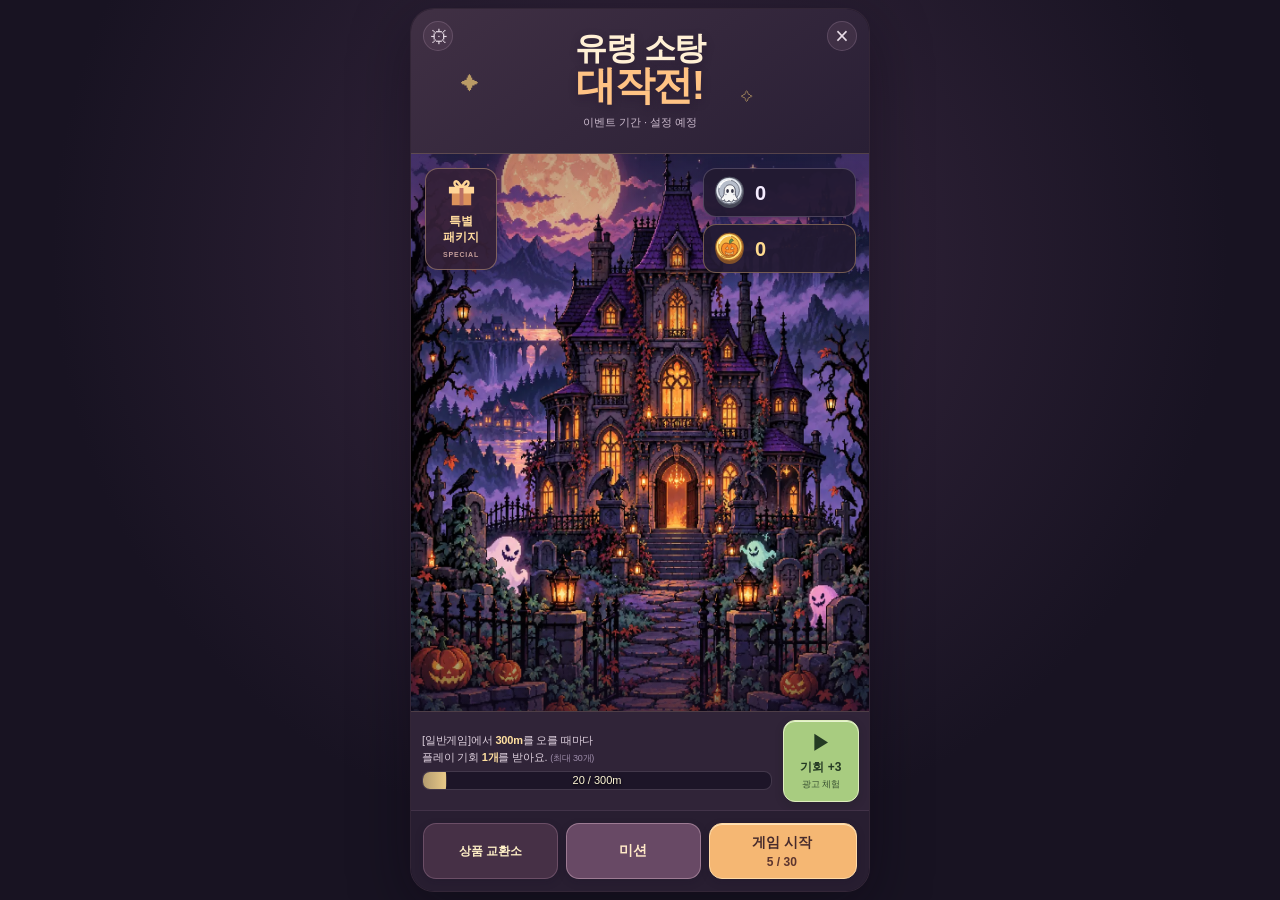
<file: site/index.html>
<!doctype html>
<html lang="ko"><head><meta charset="utf-8"><meta name="viewport" content="width=device-width,initial-scale=1,viewport-fit=cover"><meta name="theme-color" content="#181225"><meta name="color-scheme" content="dark light"><meta name="description" content="캣점프 할로윈 이벤트 · 유령을 잡고, 강화하고, 호박 코인으로 상품을 교환하세요."><title>유령 소탕 대작전! · 캣점프 할로윈</title><link rel="preload" as="image" href="assets/refined-ghost-atlas.webp"><link rel="preload" as="image" href="assets/game-over-halloween-v1.png"><link rel="icon" href="assets/target.png"><link rel="stylesheet" href="style.css?v=20261012-ghost-coins"><link rel="stylesheet" href="viewport.css?v=20261011-common-defaults"><link rel="stylesheet" href="shot-effects.css?v=20261011-common-defaults"><link rel="stylesheet" href="hunt-ui.css?v=20261011-common-defaults"><link rel="stylesheet" href="shotgun.css?v=20261011-common-defaults"><link rel="stylesheet" href="event-dialogs.css?v=20261011-common-defaults"><link rel="stylesheet" href="missions.css?v=20261011-common-defaults"></head><body>
<main class="app" id="app">
<section class="screen lobby" id="lobby" aria-label="이벤트 메인화면">
<header class="event-header"><button class="icon-button event-settings" id="settings-open" aria-label="프로토타입 설정">⚙</button><button class="icon-button close-event" id="close-event" aria-label="이벤트 닫기">×</button><div class="title-stars" aria-hidden="true">✦ <span>✧</span></div><h1>유령 소탕<br><em>대작전!</em></h1><p class="event-period">이벤트 기간 · 설정 예정</p></header>
<div class="lobby-scene"><img class="scene-art" src="assets/haunted-lobby.webp" alt="보름달 아래 빛나는 창문과 유령들이 있는 픽셀 저택"><div class="scene-shade"></div>
<button class="package-button" id="package-open"><span class="package-icon" aria-hidden="true"><svg viewBox="0 0 32 32"><path d="M6 13h20v15H6z" fill="#dc925b"/><path d="M3 9h26v7H3z" fill="#ffd597"/><path d="M14 9h4v19h-4z" fill="#b86f64"/><path d="M16 9C6 10 8 1 12 4zm0 0c10 1 8-8 4-5z" fill="none" stroke="#ffd597" stroke-width="2.5" stroke-linejoin="round"/></svg></span><span>특별<br>패키지</span><small>SPECIAL</small></button>
<div class="lobby-wallet" aria-label="보유 코인"><div class="currency silver" aria-label="강화 코인"><span data-coin="ghost"></span><div><strong id="wallet-upgrade">0</strong></div></div><div class="currency gold" aria-label="상품교환소 코인"><span data-coin="pumpkin"></span><div><strong id="wallet-event">0</strong></div></div></div>
</div>
<section class="chance-panel" aria-label="플레이 기회 충전"><button class="distance-panel" id="distance-open" aria-label="일반 게임 거리와 기회 획득 안내"><p>[일반게임]에서 <b>300m</b>를 오를 때마다<br>플레이 기회 <b>1개</b>를 받아요. <span>(최대 30개)</span></p><div class="distance-track"><i id="distance-fill"></i><strong id="distance-count">20 / 300m</strong></div></button><button class="ad-button" id="ad-open"><span class="play-icon">▶</span><b>기회 +3</b><small>광고 체험</small></button></section>
<footer class="lobby-actions"><button type="button" class="shop-button" id="shop-open" aria-disabled="true">상품 교환소</button><button type="button" class="mission-button" id="mission-open">미션</button><button class="start-button" id="upgrade-open">게임 시작<span id="ticket-count">5 / 30</span><i>▶</i></button></footer>
</section>
<section class="screen closed-screen" id="closed-screen" hidden><span class="closed-art" data-coin="pumpkin"></span><h2>할로윈의 밤이<br>기다리고 있어요.</h2><button class="primary" id="reopen">이벤트 다시 열기</button></section>
<section class="screen hunt-screen" id="hunt-screen" hidden aria-label="유령 사냥">
<header class="hunt-hud">
<div class="hunt-topline"><div class="hunt-clock" role="timer" aria-label="남은 시간"><i id="time-fill"></i><strong id="time-label">1:30</strong></div><button class="icon-button" id="pause" aria-label="일시정지">Ⅱ</button></div>
<div class="hunt-status-row"><div class="wave-status" aria-label="웨이브 진행"><strong>Wave <b id="wave-number">1</b></strong><span><b id="wave-count">0</b><i>/</i><b id="wave-goal">8</b></span></div><div class="bounty-status" aria-label="황금 유령 현상금 배수"><span class="wanted-art" id="wanted-art"></span><b id="multiplier">×?</b></div><div class="run-wallet" aria-label="이번 판 강화 코인"><span data-coin="ghost"></span><b id="run-upgrade">0</b></div></div>
</header>
<div class="arena" id="arena" aria-label="유령 사냥터"><div class="arena-scenery"></div><div id="ghost-layer"></div><canvas id="effect-layer" aria-hidden="true"></canvas><span class="arena-hint">사라지기 전에, 탭!</span>
<div class="wave-intro" id="wave-intro" hidden><h2 id="brief-wave">Wave 1</h2><div class="bounty-card"><span class="wanted-label">유령 현상금</span><div class="bounty-reward" role="group" aria-label="황금 유령 한 마리의 호박 코인 현상금"><span data-coin="pumpkin"></span><strong id="brief-coins" aria-live="polite">+?</strong></div><div class="poster-portrait"><div id="brief-art"></div></div><div class="bounty-formula"><div class="bounty-reel" id="brief-reel" aria-hidden="true"><div id="brief-strip"></div></div><b id="brief-multiplier" hidden>X?</b></div></div></div>
<div id="ending" class="ending" role="status" hidden><img src="assets/game-over-halloween-v1.png" width="1536" height="1024" alt="GAME OVER"></div></div>
<footer class="hunt-item-slot" aria-label="현재 적용 중인 광고 아이템"><span id="shotgun-active" class="active-item" hidden><strong>샷건</strong><span>적용 중</span></span><span id="ghosts-x2-active" class="active-item" hidden><strong>유령 X2</strong><span>적용 중</span></span></footer>
</section>
</main>
<p id="storage-note" role="status"></p>
<dialog id="mission-dialog" class="mission-dialog" aria-labelledby="mission-title">
<div class="mission-heading"><button type="button" id="mission-back" class="event-back" aria-label="이벤트 메인화면으로 돌아가기"><svg viewBox="0 0 44 36" aria-hidden="true" focusable="false"><path d="M19 4 5 18l14 14v-7h20V11H19Z" fill="currentColor" stroke="#814523" stroke-width="2.5" stroke-linejoin="miter"/></svg></button><h2 id="mission-title">미션</h2><span aria-hidden="true"></span></div>
<div id="mission-list" class="mission-list" role="region" aria-label="미션 목록" tabindex="0"></div>
<footer class="mission-reward"><div class="mission-reward-top"><p>모든 미션 완료 시<br><strong>특별 고양이</strong> 획득</p><img src="assets/special-cat-reward.svg" width="146" height="106" alt="특별 고양이 보상"></div><div class="mission-reward-bottom"><div id="mission-total-track" class="mission-track" role="progressbar" aria-label="완료한 미션 수" aria-valuemin="0" aria-valuemax="9" aria-valuenow="0"><i id="mission-total-fill"></i><span id="mission-total-count">0 / 9</span></div><button type="button" id="mission-claim" class="mission-claim" disabled>받기</button></div></footer>
</dialog>
<dialog id="upgrade-dialog" class="event-dialog" aria-labelledby="upgrade-title">
<div class="event-dialog-heading">
<button type="button" class="event-back" data-close="upgrade-dialog" aria-label="이벤트 메인화면으로 돌아가기"><svg viewBox="0 0 44 36" aria-hidden="true" focusable="false"><path d="M19 4 5 18l14 14v-7h20V11H19Z" fill="currentColor" stroke="#814523" stroke-width="2.5" stroke-linejoin="miter"/></svg></button>
<h2 class="event-dialog-title" id="upgrade-title">업그레이드</h2>
</div>
<div class="event-panel">
<div class="upgrade-wallet" aria-label="보유 강화 코인"><span data-coin="ghost"></span><b id="upgrade-balance">0</b></div>
<div id="upgrade-cards"></div>

<div class="event-dialog-actions upgrade-actions">
<button type="button" class="reward-ad" id="shotgun-ad" aria-label="광고 체험으로 다음 한 판 샷건 장착"><span class="video-mark" aria-hidden="true">▶</span><span id="shotgun-label">샷건 장착</span></button>
<button type="button" class="reward-ad" id="ghosts-x2-ad" aria-label="광고 체험으로 다음 한 판 유령 소환 빈도 2배"><span class="video-mark" aria-hidden="true">▶</span><span id="ghosts-x2-label">유령 X2</span></button>
<button type="button" class="event-action" id="upgrade-start">게임 시작<span id="upgrade-tickets">(5/30)</span></button>
</div></div></dialog>
<dialog id="pause-dialog" aria-labelledby="pause-title"><small>TAKE A BREATH</small><h2 id="pause-title">잠깐, 숨 고르기</h2><p>유령들도 기다리고 있어요.</p><button class="icon-button pause-sound" id="sound" aria-label="사운드 켜짐">♪</button><button class="primary" id="resume">계속 사냥하기</button><button class="quiet" id="quit">사냥 종료하고 보상 받기</button></dialog>
<dialog id="continue-dialog" class="event-dialog" aria-labelledby="continue-title">
<h2 class="event-dialog-title" id="continue-title">이어하기</h2>
<div class="event-panel">
<figure class="continue-portrait"><img src="assets/continue-friends.png" alt="고양이를 응원하는 다섯 유령 친구" width="512" height="512"></figure>
<p class="continue-copy">광고 시청 후 계속 플레이하시겠습니까?<br><span>(체력 회복, 샷건 및 유령 X2 적용)</span></p>
<div class="event-dialog-actions"><button type="button" class="event-action secondary" id="continue-back">뒤로</button><button type="button" class="reward-ad" id="continue-ad"><span class="video-mark" aria-hidden="true">▶</span>이어하기</button></div>
</div></dialog>
<dialog id="result-dialog" class="event-dialog" aria-labelledby="result-title">
<h2 class="event-dialog-title" id="result-title">게임 결과</h2>
<div class="event-panel">
<div class="result-summary">
<div class="result-silver" aria-label="획득한 강화 코인"><span data-coin="ghost"></span><strong id="result-upgrade-coins">+0</strong></div>
<div class="result-completed"><strong><span>WAVE</span> <b id="result-waves">0</b></strong></div>
</div>
<section class="result-prize" aria-labelledby="result-prize-title">
<h3 id="result-prize-title">획득 보상</h3>
<div class="result-pumpkin" aria-label="획득한 상품 교환소 코인"><span data-coin="pumpkin"></span><strong id="result-event-coins" aria-live="polite">+0</strong></div>
<button type="button" class="reward-ad" id="result-double"><span class="video-mark" aria-hidden="true">▶</span><span id="result-double-label">보상 2배</span></button>

</section>
<div class="event-dialog-actions"><button class="event-action secondary" id="result-home">뒤로</button><button class="event-action" id="result-retry">재도전<span id="result-tickets">(0/30)</span></button></div>
</div></dialog>
<dialog id="info-dialog" aria-labelledby="info-title"><small id="info-eyebrow">HALLOWEEN EVENT</small><h2 id="info-title"></h2><p id="info-copy"></p><button class="primary" id="info-action" hidden></button><button class="quiet" data-close="info-dialog">닫기</button></dialog>
<dialog id="settings-dialog" aria-labelledby="settings-title"><div class="dialog-heading"><h2 id="settings-title">프로토타입 설정</h2><button class="icon-button" data-close="settings-dialog" aria-label="설정 닫기">×</button></div><p>범위 제한 없이 입력하세요. 다음 판부터 적용돼요.</p><form id="settings-form"><label>시작 시간 <input id="setting-duration" type="number" step="any" required></label><label>헛발 1회당 감소 시간 (초) <input id="setting-miss-penalty" type="number" step="any" required></label><label>기본 시간 회복 (%) <input id="setting-recovery-percent" type="number" step="any" required></label><label>한 판 총 회복 한도 (초) <input id="setting-recovery-limit" type="number" step="any" required></label><label>유령 등장 간격 <input id="setting-spawn" type="number" step="any" required></label><label>황금 등장 간격 <input id="setting-gold-interval" type="number" step="any" required></label><label>웨이브당 황금 한도 <input id="setting-gold-limit" type="number" step="any" required></label><fieldset class="ghost-coin-settings"><legend>유령별 처치 보상 (코인)</legend><label>뚱보<input id="setting-coins-pudge" type="number" step="any" required></label><label>길쭉이<input id="setting-coins-wisp" type="number" step="any" required></label><label>성큼이<input id="setting-coins-stilt" type="number" step="any" required></label><label>주렁이<input id="setting-coins-grasp" type="number" step="any" required></label><label>납작이<input id="setting-coins-skitter" type="number" step="any" required></label></fieldset><button class="primary" type="submit">적용하기</button></form><button class="quiet" id="demo-credit">강화·교환 체험용 코인 +100</button><button class="quiet" id="reset-records">최고 기록 초기화</button><button class="quiet" id="reset-progress">플레이 데이터 초기화</button><button class="quiet" id="defaults">밸런스 기본값 복원</button><p id="settings-status" role="status" class="status"></p></dialog>
<noscript>JavaScript를 켜면 게임을 플레이할 수 있어요.</noscript><script type="module" src="app.mjs?v=20261012-shared-balance"></script></body></html>
</file>
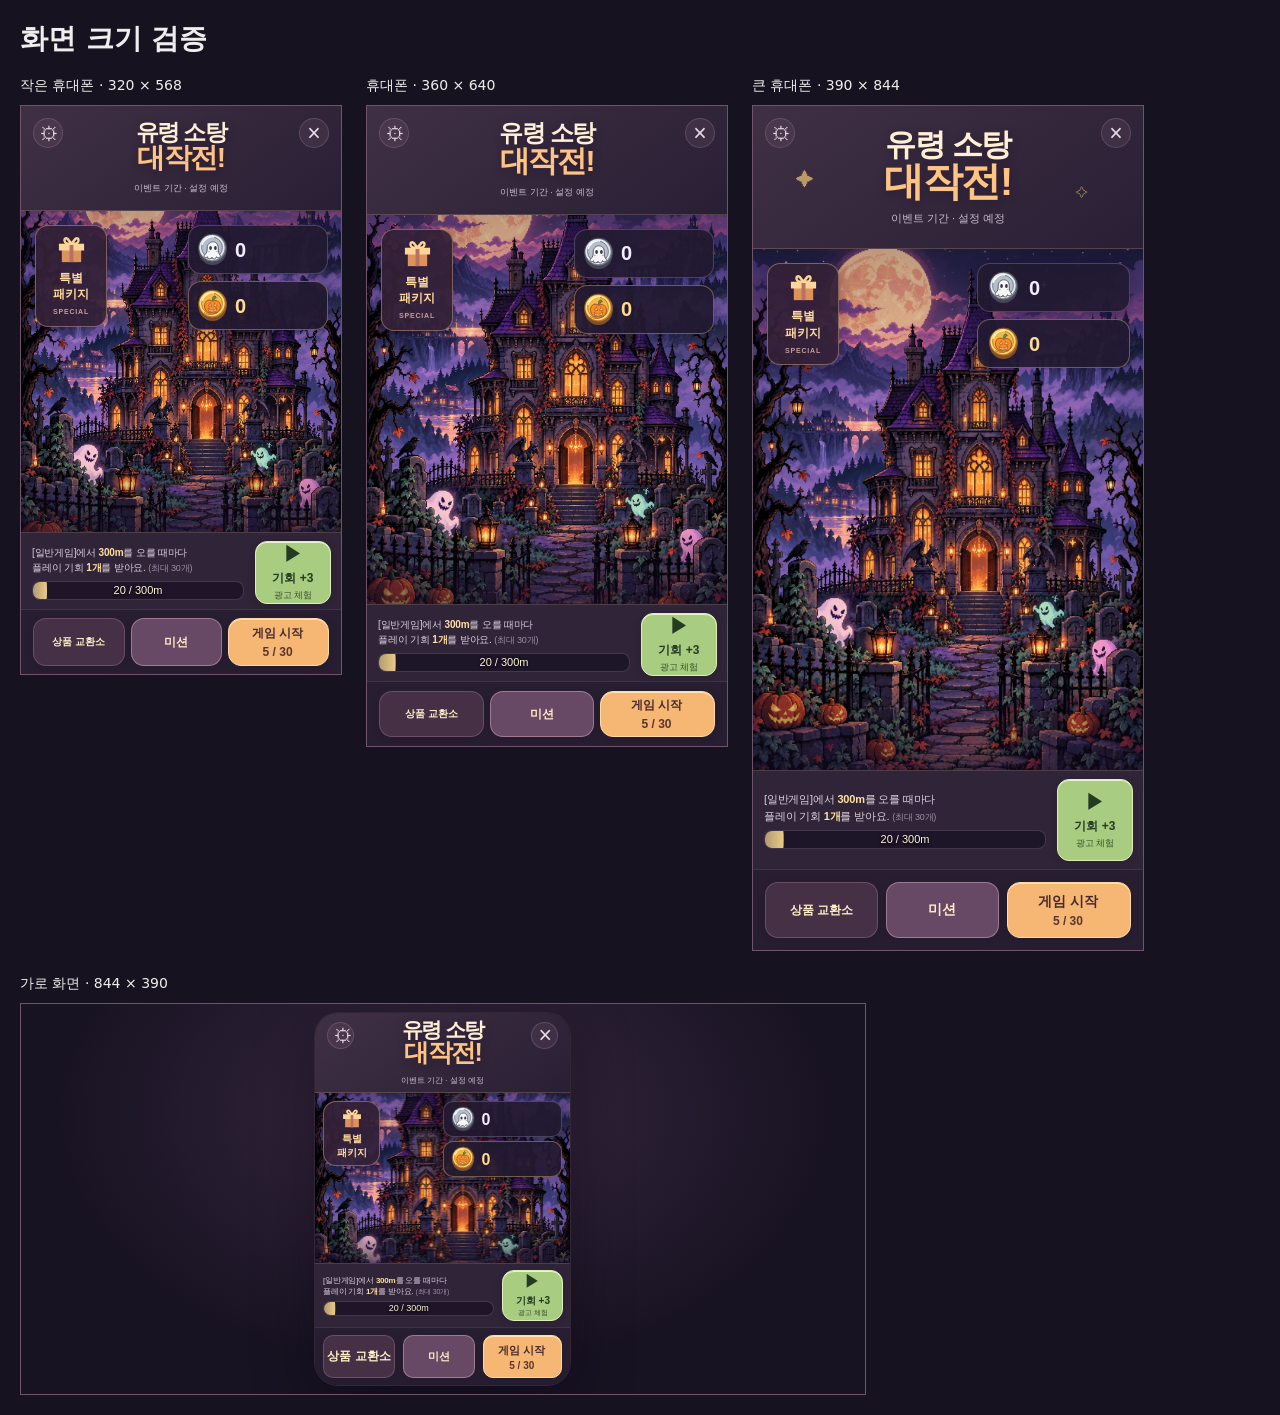
<file: site/tests/layout-preview.html>
<!doctype html><html lang="ko"><meta charset="utf-8"><title>Viewport layout check</title><style>body{margin:20px;background:#17121f;color:#eee;font:14px system-ui}main{display:flex;gap:24px;align-items:start;flex-wrap:wrap}figure{margin:0}figcaption{margin-bottom:10px}iframe{display:block;border:1px solid #6f546c;background:#181322}</style><h1>화면 크기 검증</h1><main><figure><figcaption>작은 휴대폰 · 320 × 568</figcaption><iframe id="small" title="320 × 568" src="../index.html?v=20261011-ui-clean" width="320" height="568"></iframe></figure><figure><figcaption>휴대폰 · 360 × 640</figcaption><iframe id="phone" title="360 × 640" src="../index.html?v=20261011-ui-clean" width="360" height="640"></iframe></figure><figure><figcaption>큰 휴대폰 · 390 × 844</figcaption><iframe id="tall" title="390 × 844" src="../index.html?v=20261011-ui-clean" width="390" height="844"></iframe></figure><figure><figcaption>가로 화면 · 844 × 390</figcaption><iframe id="landscape" title="844 × 390" src="../index.html?v=20261011-ui-clean" width="844" height="390"></iframe></figure></main></html>
</file>
<file: site/style.css>
:root{color-scheme:dark;--ink:#191123;--panel:#282039;--line:#5c435a;--cream:#fff0c7;--muted:#b3a0b9;--orange:#ffa652;--purple:#c9b0ed;--gold:#ffd977}*{box-sizing:border-box}body{margin:0;background:#130e1d;color:var(--cream);font-family:-apple-system,BlinkMacSystemFont,'Segoe UI','Malgun Gothic',sans-serif;font-size:14px;min-height:100svh;background-image:radial-gradient(#65445840 1px,transparent 1px);background-size:18px 18px}button,input{font:inherit}button{cursor:pointer;touch-action:manipulation;color:inherit}button:focus-visible,input:focus-visible{outline:3px solid #ffe0a0;outline-offset:3px}button:disabled{cursor:not-allowed;filter:saturate(.25);opacity:.55}button{border:0}button:not(:disabled):active{transform:translateY(2px)}[hidden]{display:none!important}svg,img{display:block}svg{width:100%;height:100%}.desktop-label{max-width:460px;margin:22px auto 12px;letter-spacing:3px;font-size:10px;color:#b19bb9;text-align:center}.desktop-label span{color:var(--orange);padding:0 10px}.app{width:min(100%,460px);margin:auto;border:4px solid #110d19;box-shadow:0 0 0 1px #8b6b7555,0 22px 80px #0007;overflow:hidden;background:var(--ink)}.screen{height:clamp(750px,calc(100svh - 98px),940px);min-height:750px}.lobby{display:grid;grid-template-rows:150px minmax(350px,1fr) 100px 80px}.event-header{position:relative;text-align:center;background:#2c1e35;border-bottom:4px solid #110d19;overflow:hidden;background-image:linear-gradient(90deg,#372437 1px,transparent 1px),linear-gradient(#372437 1px,transparent 1px);background-size:24px 24px}.event-kicker{display:block;color:#d6ad96;font-size:9px;letter-spacing:2.5px;margin-top:12px}.event-header h1{margin:7px 0 6px;font-family:'Arial Black','Malgun Gothic',sans-serif;font-size:31px;line-height:1.12;letter-spacing:2px;font-weight:1000;color:#ffdba0;text-shadow:3px 0 #743b3a,-3px 0 #743b3a,0 3px #743b3a,0 -3px #743b3a,4px 5px #140f1d}.event-header h1 em{font-size:41px;color:#ffab5b;font-style:normal}.event-period{font-size:10px;letter-spacing:1px;color:#cfb8c3;margin:10px 0 0}.title-stars{position:absolute;left:48px;top:58px;color:#ffd77a;font-size:24px}.title-stars span{position:absolute;left:282px;top:16px;font-size:15px}.icon-button{width:34px;height:34px;background:#403044;border:2px solid #816371;box-shadow:inset 2px 2px #b2877740,inset -2px -2px #140f20;color:#ecdbcd;font-size:23px;display:grid;place-items:center;line-height:1}.close-event{position:absolute;right:10px;top:10px;width:28px;height:28px;font-size:23px}.lobby-scene{position:relative;isolation:isolate;background:#291d3a;overflow:hidden}.scene-art{width:100%;height:100%;object-fit:cover;object-position:center 50%;image-rendering:auto;position:absolute;inset:0;z-index:-2}.scene-shade{position:absolute;inset:0;background:linear-gradient(#17102b45,transparent 35%,transparent 80%,#140c2599);z-index:-1}.package-button{position:absolute;top:12px;left:12px;width:73px;padding:7px 4px 5px;background:#3a263def;border:2px solid #9a725e;box-shadow:3px 3px #170f29,inset 2px 2px #efcda02c;color:#ffdb9e;font-size:12px;font-weight:bold}.package-icon{display:block;font-size:27px;line-height:30px;color:#fcb54e;text-shadow:2px 2px #bd6737}.package-button small{display:block;font-size:7px;margin-top:5px;letter-spacing:1px;color:#c49d9a}.lobby-wallet{position:absolute;right:10px;top:12px;width:145px;display:grid;gap:6px}.currency{height:47px;background:#251c32ee;border:2px solid #938593;box-shadow:2px 2px #100c1c;display:flex;align-items:center;gap:9px;padding:3px 8px}.currency>span{width:29px;height:31px;flex-shrink:0}.currency div{min-width:0}.currency small{display:block;font-size:8px;color:#d5c8e7;line-height:12px}.currency strong{font-size:19px;font-weight:700;line-height:23px;color:#f5ecff}.currency.gold{border-color:#bf9460}.currency.gold small{color:#e8c88b}.currency.gold strong{color:#ffdd80}.scene-caption{position:absolute;bottom:12px;left:12px;right:12px;padding:9px 10px;background:#1a152ae6;border:1px solid #9a78816b;font-size:10px;display:flex;align-items:center;gap:7px}.caption-dot{width:5px;height:5px;background:#ffb766;box-shadow:0 0 8px #ffbb80}.scene-caption small{margin-left:auto;color:#a992bb;font-size:8px}.scene-caption b{color:#eed9c1}.chance-panel{display:grid;grid-template-columns:1fr 82px;border-top:4px solid #110c1a;border-bottom:4px solid #110c1a;background:#33273e}.distance-panel{padding:11px 10px 8px;background:none;text-align:left;min-width:0}.distance-panel p{margin:0 0 8px;font-family:'Malgun Gothic',sans-serif;font-size:10px;line-height:1.6;color:#ded0de;letter-spacing:-.3px}.distance-panel p b{color:#ffe0a0}.distance-panel p span{font-size:9px;color:#9e8daa}.distance-track{height:19px;background:#161122;border:2px solid #706073;position:relative;overflow:hidden}.distance-track i{width:100%;transform-origin:left;position:absolute;left:0;top:0;height:100%;background:#dac584;box-shadow:inset 0 3px #ffefad}.distance-track strong{position:relative;display:block;text-align:center;line-height:15px;color:#fff7d7;font-size:10px;text-shadow:1px 1px #000,-1px -1px #000;font-weight:400}.ad-button{background:#a5c584;border-left:3px solid #150e20;color:#24332c;box-shadow:inset 3px 3px #d0dfa6,inset -3px -3px #62784e;display:flex;align-items:center;justify-content:center;flex-direction:column;gap:4px}.play-icon{border:2px solid #314b39;box-shadow:2px 2px #354d3a;font-size:21px;width:36px;height:28px;line-height:23px;text-align:center}.ad-button b{font-size:12px;margin-top:2px}.ad-button small{font-size:8px;opacity:.85}.lobby-actions{display:grid;grid-template-columns:1fr 1.25fr;gap:12px;padding:12px;background:#251c31}.lobby-actions button{border:2px solid #795a69;box-shadow:inset 2px 2px #fff1bb22,inset -3px -3px #120c2055,3px 3px #0f0c16;font-weight:bold;font-size:13px;min-height:50px}.shop-button{display:flex;align-items:center;justify-content:center;gap:8px;background:#453044}.shop-button>span{width:24px;height:26px}.start-button{position:relative;background:#efa259!important;border-color:#ffd38e!important;color:#382430;padding-right:20px}.start-button>span{display:block;font-size:10px;margin-top:4px;color:#613838}.start-button i{position:absolute;right:14px;top:19px;font-style:normal;font-size:13px}.outside-tools{width:min(460px,100%);margin:12px auto 20px;display:flex;align-items:center;justify-content:space-between;color:#6f5f80;font-size:7px;padding:0 4px}.outside-tools button{color:#b29aba;background:none;font-size:9px;padding:5px}.outside-tools button:disabled{opacity:.3}#storage-note{text-align:center;color:#ffab81;font-size:11px}.owned-decor{position:absolute;left:18px;bottom:65px;display:flex;gap:12px;align-items:end}.owned-decor span{width:40px;height:48px;filter:drop-shadow(3px 3px #170e25);animation:float 3s ease-in-out infinite}.owned-decor .owned-badge{width:auto;height:auto;padding:7px;background:#452836;border:2px solid #dca263;color:#ffdeaa;font-size:10px;animation:none}.closed-screen{display:flex;flex-direction:column;align-items:center;justify-content:center;gap:25px;text-align:center}.closed-art{height:100px;width:100px}.closed-screen h2{font-size:23px;line-height:1.6}.closed-screen button{width:70%}
dialog{width:min(410px,calc(100vw - 28px));max-height:calc(100svh - 30px);overflow:auto;border:3px solid #ad8190;background:#2b2037;color:var(--cream);padding:23px;box-shadow:0 0 0 4px #130d20,8px 8px #100b18cc;text-align:center;scrollbar-color:#8f6587 #261b32}dialog::backdrop{background:#0d0918c9}dialog h2{font-size:23px;margin:8px 0 18px;letter-spacing:-1px}dialog>small,.dialog-heading small{font-size:8px;letter-spacing:2px;color:#c398aa}dialog p{color:#c8b4c9;font-size:12px;line-height:1.8}.dialog-heading{display:flex;align-items:center;justify-content:space-between;text-align:left;gap:10px}.dialog-heading .icon-button{flex-shrink:0}.dialog-heading h2{margin:7px 0 12px}.dialog-wallet{display:flex;align-items:center;gap:9px;padding:11px;background:#1c1629;border:1px solid #76596e;color:#f4e4be}.dialog-wallet>span{height:25px;width:25px}.dialog-wallet>b{font-size:19px;margin-right:14px}.dialog-wallet>small{font-size:10px;color:#a88daa}.dialog-intro{font-size:10px!important;margin:13px 0}.primary{display:block;width:100%;background:#eda15d;border:2px solid #ffd491;color:#3d2631;box-shadow:inset 2px 2px #ffe3a17d,inset -3px -3px #b76e43,3px 3px #160e20;min-height:48px;padding:13px;font-weight:bold;font-size:14px;margin-top:15px}.primary span{font-size:10px;display:block;margin-top:5px;font-weight:normal}.quiet{display:block;width:100%;padding:13px 4px;background:transparent;color:#d6becb;font-size:11px}.status{font-size:10px!important;color:#efc38c!important;min-height:16px}.fine-print{font-size:9px!important;color:#a68da8!important;margin:14px 0 0!important;line-height:1.8!important}#upgrade-cards{display:grid;gap:10px}.upgrade-card{border:2px solid #654d6b;background:#21182e;text-align:left;padding:12px;position:relative}.upgrade-card-head{display:flex;align-items:center;gap:9px}.upgrade-card-icon{width:32px;height:32px;flex-shrink:0}.upgrade-card h3{font-size:12px;margin:0;line-height:1.5;flex:1}.upgrade-level{font-size:9px;color:#dcc28c;white-space:nowrap}.upgrade-card p{font-size:9px;margin:7px 0;line-height:1.6;color:#a890ae}.upgrade-bottom{display:flex;align-items:center;justify-content:space-between;gap:5px}.upgrade-effect{font-size:12px;white-space:nowrap;color:#d8cee9}.upgrade-effect b{color:#ffe0a1}.upgrade-effect span{padding:0 5px;color:#816888}.upgrade-buy{border:1px solid #9e7b9d;background:#5c4166;padding:7px 9px;font-size:9px;min-height:31px;white-space:nowrap}.upgrade-track{height:3px;background:#110d1e;margin-top:10px}.upgrade-track i{display:block;height:100%;background:#d7a9ca;transform-origin:left}.shop-item{display:grid;grid-template-columns:45px 1fr;gap:10px;text-align:left;padding:15px 0;border-bottom:1px solid #6d516b}.shop-item-art{height:48px;width:44px}.shop-item h3{font-size:13px;margin:0 0 4px}.shop-item p{font-size:9px;margin:0}.shop-item button{padding:7px 10px;margin-top:8px;font-size:10px;background:#6b4e46;border:1px solid #b7986d;color:#ffe0a0}#info-copy{white-space:pre-line}#settings-form label{display:flex;align-items:center;justify-content:space-between;font-size:11px;margin:12px 0}input{width:90px;background:#171121;border:2px solid #795f7e;color:#ffe4b5;padding:8px}#settings-form .primary{font-size:12px}.hunt-screen{display:flex;flex-direction:column;background:#21172d}.hunt-header{display:flex;align-items:center;justify-content:space-between;padding:14px 16px 8px}.hunt-header small{display:block;font-size:8px;letter-spacing:2px;color:#a58bac}.hunt-header strong{font-size:20px;color:#ffe2ac;line-height:1.7}.hunt-controls{display:flex;gap:8px}.timer{display:flex;align-items:center;gap:10px;padding:0 16px 12px;color:#e1c191}.timer>div{height:7px;flex:1;background:#100d19;border:1px solid #634e6b}.timer i{display:block;height:100%;width:100%;background:#bfc993;transform-origin:left}.timer strong{font-size:13px;width:39px;text-align:right}.hunt-wallet{display:grid;grid-template-columns:1fr 1fr;margin:0 12px 10px;gap:8px}.hunt-wallet>div{display:grid;grid-template-columns:28px 1fr;column-gap:8px;background:#171120;border:1px solid #674d66;padding:8px}.hunt-wallet>div>span{grid-row:1/3;width:27px;height:29px}.hunt-wallet small{font-size:8px;color:#ad94b2}.hunt-wallet b{font-size:17px;line-height:21px}.hunt-wallet>div+div{color:#ffda8f}.wanted-bar{display:flex;align-items:center;gap:9px;background:#4b3343;padding:8px 14px;border-top:2px solid #8e656a;border-bottom:3px solid #120e1e;min-height:63px}.wanted-art{height:43px;width:43px}.wanted-bar>div{flex:1}.wanted-bar small{font-size:8px;display:block;color:#c6a0b1}.wanted-bar strong{font-size:12px;line-height:2;color:#ffe0aa}.wanted-bar>b{font-size:26px;color:#ffc373}.wanted-bar>small{font-size:10px;white-space:nowrap}.arena{position:relative;flex:1;min-height:250px;overflow:hidden;isolation:isolate;touch-action:none;user-select:none;background:#221831}.arena-scenery{position:absolute;inset:0;z-index:-2;background:linear-gradient(#171127b3,#201327b0),url('assets/haunted-lobby.webp') center 72%/cover;image-rendering:auto}.arena-hint{position:absolute;bottom:12px;left:0;right:0;text-align:center;color:#9e86b7;font-size:8px;pointer-events:none;letter-spacing:1px}#ghost-layer,#effect-layer{position:absolute;inset:0;pointer-events:none}.ghost-target{position:absolute;top:0;left:0;padding:0;margin:0;background:transparent;pointer-events:auto;transform-origin:center;border:0;will-change:transform;filter:drop-shadow(3px 4px #140d26)}.ghost-target:not(:disabled):active{filter:brightness(1.3)}.ghost-target:disabled{opacity:1;filter:drop-shadow(3px 4px #140d26)}.ghost-target svg{width:100%;height:100%}.type-gold{z-index:2;filter:drop-shadow(0 0 6px #ffe89780)}.hunt-footer{background:#2c2036;border-top:3px solid #110b1c;padding:12px 16px 14px}.hunt-footer>div:first-child{display:flex;align-items:center;justify-content:space-between}.hunt-footer span{font-size:10px;color:#bb9fc0}.hunt-footer strong{font-size:17px}.wave-track{height:5px;margin-top:9px;background:#130d20}.wave-track i{display:block;height:100%;width:100%;background:#d9bb80;transform-origin:left}.hunt-footer p{display:flex;align-items:center;gap:7px;margin:9px 0 6px;font-size:10px;color:#c9afca}.hunt-footer p>span[data-coin]{width:17px;height:18px}.hunt-footer p>b{color:#ffdb94}.hunt-footer p>span:last-child{margin-left:auto;font-size:9px;color:#f0b883}.hunt-footer>small{font-size:8px;color:#8e769b}.field-toast{position:absolute;top:14px;left:50%;transform:translateX(-50%);background:#161022e8;border:1px solid #a6807b;padding:9px 12px;color:#ffe0ab;font-size:11px;white-space:nowrap;z-index:8;opacity:0;pointer-events:none}.field-toast.visible{opacity:1}.wave-intro{position:absolute;inset:0;background:#170f28ec;z-index:10;display:flex;flex-direction:column;align-items:center;justify-content:center;text-align:center;padding:10px}.wave-intro>small{font-size:9px;color:#aa8bb9}.wave-intro h2{margin:7px 0 12px;font-size:25px;letter-spacing:2px;color:#ffe0a7}.bounty-card{padding:13px 25px;background:#483043;border:3px solid #c99770;box-shadow:4px 4px #0e0a1b;min-width:215px}.wanted-label{display:block;color:#dcb686;letter-spacing:5px;font-size:14px;font-weight:bold}#brief-art{height:64px;width:64px;margin:8px auto}.bounty-card>strong{font-size:13px;display:block}.bounty-card>small{display:block;color:#c3a7b8;font-size:8px;margin-top:8px}.bounty-formula{display:flex;align-items:center;justify-content:center;gap:7px;margin:8px 0}.bounty-formula>span{width:22px;height:23px}.bounty-formula>b{font-size:20px}.bounty-reel{height:38px;overflow:hidden;width:70px;font-size:28px;color:#ffcf82;font-weight:bold;background:#281d31;--reel-row:38px}.bounty-reel span{display:flex;height:38px;align-items:center;justify-content:center}#brief-strip{will-change:transform}#brief-multiplier{font-size:28px;color:#ffcd7b}#brief-status{font-size:8px;color:#d8b3bc;margin:4px 0}#brief-reward{font-size:23px;color:#ffd493}.wave-intro>p{font-size:12px;margin:15px 0 9px}.wave-intro[data-reveal=revealed] .bounty-card{border-color:#ffe09d}.ending{position:absolute;inset:0;z-index:12;background:#160f29e8;display:flex;flex-direction:column;align-items:center;justify-content:center}.ending strong{font-size:30px;color:#ffce90}.ending p{font-size:12px;text-align:center;line-height:1.8}.shot-effect{position:absolute;width:0;height:0;z-index:6;pointer-events:none}.shot-flash{display:block;position:absolute;width:27px;height:27px;background:#fff0b0;clip-path:polygon(40% 0,60% 0,60% 35%,100% 35%,100% 60%,60% 60%,60% 100%,40% 100%,40% 60%,0 60%,0 35%,40% 35%);transform:translate(-50%,-50%);animation:flash .2s steps(3) forwards}.shot-ring{position:absolute;display:block;width:31px;height:31px;border:2px solid #ffba89;transform:translate(-50%,-50%);animation:ring .3s steps(4) forwards}.shot-tracer{position:absolute;display:block;left:0;top:0;height:2px;width:var(--length);background:#ffe2a3;transform-origin:left;transform:rotate(var(--rotation));animation:flash .12s linear forwards}.shot-text{display:block;position:absolute;top:-24px;left:0;white-space:nowrap;font-size:15px;font-weight:bold;color:#ffe0a6;text-shadow:2px 2px #1c122b;animation:reward .65s ease-out forwards}.shot-text small{display:block;font-size:8px;margin-bottom:3px}.miss .shot-text{color:#f68d87}.result-wave{padding:20px 8px;background:#1b1426;border:2px solid #765474;margin:12px 0}.result-wave small{font-size:10px;color:#b8a1bd;display:block}.result-wave strong{font-size:26px;color:#ffcb86;display:block;margin:9px 0}.result-wave b{font-size:43px}.result-wave span{font-size:10px;color:#d7b6ed}.result-counts{display:flex;justify-content:space-between;font-size:10px;color:#b99ec0}.result-counts b{color:#f5e2d1}.reward-receipt{display:grid;grid-template-columns:1fr 1fr;gap:8px;margin:18px 0 4px}.reward-receipt>div{border:1px solid #7b627f;background:#21172c;padding:12px}.reward-receipt>div>span{width:32px;height:34px;margin:0 auto 8px}.reward-receipt small{display:block;font-size:9px;color:#bda1c9}.reward-receipt strong{display:block;font-size:26px;margin-top:5px}.reward-receipt>div+div{border-color:#a88159;color:#ffda8b}.reward-receipt>div+div small{color:#d7b489}@keyframes float{50%{transform:translateY(-6px)}}@keyframes flash{to{opacity:0}}@keyframes ring{to{scale:1.8;opacity:0}}@keyframes reward{from{opacity:1;transform:translate(-50%,0)}to{opacity:0;transform:translate(-50%,-40px)}}
@media(max-width:500px){.desktop-label{display:none}.app{border-width:0;width:100%;box-shadow:none}.screen{height:100svh;min-height:660px}.lobby{grid-template-rows:140px minmax(290px,1fr) 96px 78px}.event-header h1{font-size:30px}.event-header h1 em{font-size:37px}.event-period{margin-top:7px}.outside-tools{margin:0;padding:8px 10px;background:#181020}.outside-tools>span{display:none}.title-stars{left:40px}.title-stars span{left:260px}}@media(max-width:360px){.distance-panel p{font-size:9px}.lobby-wallet{width:130px}.currency strong{font-size:17px}.scene-caption{font-size:9px}.scene-caption small{font-size:7px}.lobby-actions{gap:8px}.lobby-actions button{font-size:11px}.upgrade-effect{font-size:10px}.upgrade-buy{font-size:8px}.title-stars{display:none}.bounty-card{padding:8px 20px}.upgrade-card{padding:10px}dialog{padding:17px}.hunt-wallet small{font-size:7px}}@media(max-height:730px){.lobby{grid-template-rows:125px minmax(290px,1fr) 92px 72px}.event-header h1{font-size:26px}.event-header h1 em{font-size:32px}.event-kicker{margin-top:10px;font-size:8px}.event-period{font-size:8px}.title-stars{top:48px}.lobby-actions{padding:10px}.hunt-header{padding-top:9px}.hunt-wallet{margin-bottom:7px}.wanted-bar{min-height:54px;padding:5px 12px}.wanted-art{height:36px;width:36px}.wave-intro h2{font-size:20px;margin:5px 0 7px}.bounty-card{padding:7px 20px}#brief-art{height:42px;width:42px;margin:5px auto}.bounty-formula{margin:4px 0}.wave-intro>p{margin:9px 0 5px}.hunt-footer{padding:9px 12px}.hunt-header strong{font-size:17px}.hunt-wallet>div{padding:6px}}@media(prefers-reduced-motion:reduce){*,*::before,*::after{animation:none!important}.shot-effect{opacity:.8}}

.upgrade-card-head>b{font-size:9px;color:#dcc28c;white-space:nowrap}.upgrade-buy{display:flex;align-items:center;justify-content:center;gap:6px;width:100%;margin-top:10px}.upgrade-buy svg,.shop-item button svg{display:inline-block;width:18px;height:20px;vertical-align:middle;margin-right:4px}.shop-item button{display:flex;align-items:center;gap:5px}

/* Fine pixel illustration paired with smooth, legible mobile game UI. */
body{background:#181322;background-image:radial-gradient(ellipse at 50% 28%,#392841 0,transparent 65%);font-size:14px;-webkit-font-smoothing:antialiased}
.desktop-label{font-size:10px;letter-spacing:2px;color:#b7a6bc}
.app{border:1px solid #6d536350;border-radius:24px;box-shadow:0 16px 60px #08050e66}
.event-header{background:linear-gradient(145deg,#403044,#291f35);border-bottom:1px solid #cda87b38}
.event-kicker{font-size:10px;letter-spacing:1.7px;margin-top:14px;color:#d4a989}
.event-header h1{font-family:inherit;font-size:32px;line-height:1.12;letter-spacing:-1.5px;font-weight:850;color:#fff0d5;text-shadow:0 3px 10px #170c2355;margin:8px 0}
.event-header h1 em{font-size:40px;color:#ffc384;letter-spacing:-1.5px;font-weight:850}
.event-period{font-size:11px;letter-spacing:0;color:#cdbccf;margin-top:8px}
.title-stars{font-size:18px;opacity:.65}.title-stars span{font-size:12px}
.icon-button{border:1px solid #ba9eb93d;border-radius:10px;background:#70536b40;box-shadow:none;font-size:23px;color:#e8dce7}
.close-event{border-radius:50%;width:30px;height:30px;right:12px;top:12px}
.package-button{border:1px solid #efc29566;border-radius:13px;background:#342137ed;box-shadow:0 4px 14px #190e2850;width:72px;top:14px;left:14px;padding:9px 4px;font-size:12px;line-height:1.35}
.package-icon{font-size:25px;color:#f5be79;text-shadow:none;line-height:28px}.package-button small{font-size:7px;letter-spacing:.8px}
.lobby-wallet{right:13px;top:14px;width:153px;gap:7px}
.currency{height:49px;border:1px solid #beb5d244;border-radius:13px;background:#231a32ef;box-shadow:0 3px 14px #140c2740;padding:5px 10px;gap:10px}
.currency>span{width:31px;height:33px}.currency small{font-size:9px;line-height:14px}.currency strong{font-size:20px;line-height:22px;font-variant-numeric:tabular-nums}
.currency.gold{border-color:#efbf7d66}.currency.gold strong{color:#ffdb8f}
.scene-caption{border-radius:10px;border:1px solid #ae8ea033;background:#21182edb;font-size:11px;padding:10px 11px;bottom:14px;left:14px;right:14px}
.scene-caption small{font-size:9px;color:#beabc8}.caption-dot{border-radius:50%;width:5px;height:5px}
.chance-panel{border-top:1px solid #c6a78533;border-bottom:1px solid #b192ae24;background:#302438;grid-template-columns:1fr 86px}
.distance-panel{padding:11px 13px}.distance-panel p{font-family:inherit;font-size:11px;line-height:1.55;letter-spacing:-.2px}.distance-panel p span{font-size:9px}
.distance-track{height:19px;border:1px solid #ae99ad42;border-radius:8px;background:#1d1528}.distance-track i{background:linear-gradient(90deg,#b39b70,#e9ca88);box-shadow:none;border-radius:7px}.distance-track strong{font-size:11px;line-height:17px;text-shadow:0 1px 3px #000}
.ad-button{margin:11px 11px 11px 0;border:1px solid #cfe3b13d;border-radius:12px;background:linear-gradient(#b7d299,#8eae73);box-shadow:0 3px 9px #101a1730;gap:2px}
.play-icon{width:28px;height:23px;border:0;box-shadow:none;font-size:21px;line-height:22px}.ad-button b{font-size:12px}.ad-button small{font-size:9px}
.lobby-actions{padding:12px 13px 13px;gap:10px;background:#281e31;grid-template-columns:1fr 1.25fr}
.lobby-actions button{border:1px solid #a7819b60;border-radius:13px;box-shadow:0 3px 8px #140c212b;min-height:50px;font-size:14px;font-weight:700}
.shop-button{background:#463046}.shop-button>span{width:26px;height:28px}
.start-button{background:linear-gradient(135deg,#ffd19a,#f0a65e)!important;border-color:#ffd0a09e!important;color:#523036}.start-button>span{font-size:12px;margin-top:3px}.start-button i{font-size:11px;right:15px}
.outside-tools{font-size:8px}.outside-tools button{font-size:10px;color:#b8a1bf}
.owned-decor .owned-badge{border:1px solid #deac7977;border-radius:18px;background:#42293ce8;font-size:11px;padding:8px 10px;filter:none}
.owned-decor span{filter:drop-shadow(0 4px 4px #170e2580)}
dialog{border:1px solid #af87a266;border-radius:22px;background:linear-gradient(150deg,#37273f,#281e34);box-shadow:0 20px 80px #06030f99;padding:24px;scrollbar-width:thin}
dialog::backdrop{background:#100b1bcc}dialog h2{font-size:24px;font-weight:750;letter-spacing:-.7px}dialog>small,.dialog-heading small{font-size:9px;letter-spacing:1.4px}dialog p{font-size:13px;line-height:1.7}
.dialog-wallet{border:1px solid #9c769547;border-radius:12px;background:#1f172c;padding:11px 13px}.dialog-wallet>b{font-size:20px;font-variant-numeric:tabular-nums}.dialog-wallet>small{font-size:11px}.dialog-wallet>span{width:28px;height:30px}
.dialog-intro{font-size:12px!important;line-height:1.7!important;margin:14px 0}
.primary{border:1px solid #ffd5a26e;border-radius:13px;background:linear-gradient(135deg,#ffcd96,#eda464);box-shadow:0 3px 10px #180d292b;min-height:49px;font-size:15px;color:#4e303b}.primary span{font-size:11px}.quiet{font-size:12px;color:#d0bbd2}
.status{font-size:11px!important;line-height:1.55!important}.fine-print{font-size:10px!important;color:#b4a0bb!important}
.upgrade-card{border:1px solid #9b779545;border-radius:14px;background:#251b32b3;padding:13px}.upgrade-card h3{font-size:13px;letter-spacing:-.3px}.upgrade-card-head>b{font-size:10px;color:#d4b691}.upgrade-card p{font-size:10px;line-height:1.6;color:#b8a3bf;margin:7px 0 9px}.upgrade-effect{font-size:13px}.upgrade-effect span{padding:0 8px}.upgrade-track{height:4px;border-radius:4px;background:#191122;margin-top:9px;overflow:hidden}.upgrade-track i{background:#c99ebe}.upgrade-buy{border:1px solid #b390b555;border-radius:8px;background:#694972;min-height:34px;font-size:11px;margin-top:9px;padding:7px}.upgrade-buy svg{width:19px;height:21px}
.shop-item{padding:17px 0;border-color:#ae8da22e}.shop-item h3{font-size:14px}.shop-item p{font-size:11px}.shop-item button{font-size:12px;border-radius:9px;background:#715047;border-color:#c7a27060;padding:8px 12px}.shop-item-art{width:46px;height:53px}
#settings-form label{font-size:12px}input{border:1px solid #a589ab50;border-radius:9px;background:#21172d;font-size:13px;padding:9px}
.hunt-screen{background:#251b32}.hunt-header small{font-size:9px;letter-spacing:1.4px}.hunt-header strong{font-size:22px;font-weight:750}.hunt-header{padding:15px 17px 8px}.hunt-controls{gap:9px}.timer>div{border:0;border-radius:8px;height:7px;overflow:hidden;background:#151021}.timer i{background:linear-gradient(90deg,#96b87c,#cbdaa4);border-radius:8px}.timer strong{font-size:14px;font-variant-numeric:tabular-nums}
.hunt-wallet{gap:9px}.hunt-wallet>div{border:1px solid #9b79913b;border-radius:12px;background:#1c1428;padding:9px}.hunt-wallet small{font-size:9px;color:#bba5c2}.hunt-wallet b{font-size:18px}.hunt-wallet>div>span{height:32px;width:29px}
.wanted-bar{background:linear-gradient(90deg,#4e3547,#3c2c41);border-top:1px solid #d1a67739;border-bottom:1px solid #8c6a863d;padding:8px 14px;gap:10px}.wanted-bar small{font-size:9px}.wanted-bar strong{font-size:13px;line-height:1.75}.wanted-bar>b{font-size:27px}.wanted-bar>small{font-size:11px}.wanted-art{width:43px;height:47px}
.ghost-target{filter:drop-shadow(0 4px 3px #110b2477)}.ghost-target:disabled{filter:drop-shadow(0 4px 3px #110b2477)}.ghost-target svg{overflow:visible}.arena-hint{font-size:10px;letter-spacing:0;color:#c0a9cb88}
.hunt-footer{background:#302238;border-top:1px solid #ba92ac33;padding:13px 16px}.hunt-footer span{font-size:11px}.hunt-footer strong{font-size:18px}.wave-track{height:6px;border-radius:5px;overflow:hidden;background:#191121}.wave-track i{background:linear-gradient(90deg,#cca96e,#f2cf92);border-radius:5px}.hunt-footer p{font-size:11px;margin:10px 0 7px}.hunt-footer p>span:last-child{font-size:10px}.hunt-footer>small{font-size:10px;color:#b199be}
.field-toast{font-size:12px;border-radius:18px;border:1px solid #bc99a24d;box-shadow:0 3px 10px #100b2133;padding:9px 14px}
.wave-intro{background:#20162de8}.wave-intro>small{font-size:10px;color:#bea5ca}.wave-intro h2{font-size:26px;letter-spacing:.5px;margin:9px 0 13px}.bounty-card{border:1px solid #d3ab797d;border-radius:18px;background:linear-gradient(150deg,#5b3d48,#392839);box-shadow:0 8px 25px #0f091d44;padding:14px 25px;min-width:218px}.wanted-label{font-size:13px;letter-spacing:4px;color:#eac393}.bounty-card>strong{font-size:14px}.bounty-card>small{font-size:9px;color:#ccbacb}.bounty-reel{border-radius:8px;background:#2c1c32;font-variant-numeric:tabular-nums}#brief-multiplier{font-size:29px}#brief-status{font-size:10px;line-height:1.5}#brief-reward{font-size:25px}.wave-intro>p{font-size:13px;margin:15px 0 8px}.wave-intro[data-reveal=revealed] .bounty-card{border-color:#f3d296}
.ending strong{font-size:31px;font-weight:800}.ending p{font-size:13px}.shot-text{text-shadow:0 2px 4px #1c122baa;font-family:inherit}.shot-text small{font-size:9px}.shot-ring{border-radius:50%}.shot-flash{width:22px;height:22px}
.result-wave{border:1px solid #b58bab47;border-radius:15px;background:#23182f}.result-wave small{font-size:12px}.result-wave strong{font-size:24px}.result-wave b{font-size:45px}.result-wave span{font-size:11px}.result-counts{font-size:12px}.reward-receipt>div{border:1px solid #b096b755;border-radius:13px;background:#271b32}.reward-receipt small{font-size:11px}.reward-receipt strong{font-size:29px}.reward-receipt>div+div{border-color:#cfa46b60}
@media(max-width:500px){.app{border:0;border-radius:0}.lobby{grid-template-rows:145px minmax(290px,1fr) 100px 80px}.event-header h1{font-size:31px}.event-header h1 em{font-size:39px}.event-period{margin-top:8px}.outside-tools{background:#211729}.scene-caption{left:12px;right:12px}}
@media(max-width:360px){.lobby-wallet{width:140px}.currency{padding:5px 8px;gap:7px}.currency small{font-size:8px}.distance-panel p{font-size:10px}.lobby-actions button{font-size:12px}.scene-caption{font-size:10px}.scene-caption small{font-size:8px}.hunt-wallet small{font-size:8px}.upgrade-card h3{font-size:12px}.upgrade-effect{font-size:12px}.upgrade-buy{font-size:10px}.dialog-wallet>b{margin-right:8px}}
@media(max-height:730px){.lobby{grid-template-rows:132px minmax(290px,1fr) 96px 78px}.event-kicker{margin-top:10px}.event-header h1{font-size:28px;margin:6px 0}.event-header h1 em{font-size:34px}.event-period{margin-top:7px;font-size:10px}.bounty-card{padding:8px 20px}#brief-art{width:40px;height:45px;margin:5px auto}.wave-intro h2{font-size:21px;margin:5px 0 8px}.wave-intro>p{margin:10px 0 6px}.bounty-card>small{margin-top:4px}#brief-reward{font-size:21px}.hunt-header{padding-top:9px}.hunt-wallet>div{padding:7px}}

.package-icon{width:31px;height:31px;margin:0 auto 4px}.character-art,.ghost-target .character-art{overflow:hidden;image-rendering:auto}

.ghost-coin-settings{margin:20px 0 0;padding:4px 12px;border:1px solid #795f7e;border-radius:8px;text-align:left}.ghost-coin-settings legend{padding:0 7px;color:#ffe0a0;font-size:12px}
</file>
<file: site/viewport.css>
/* The game occupies the usable viewport, including browser-toolbar and safe-area changes. */
html{width:100%;height:100%;overflow:hidden;overscroll-behavior:none}
body{width:100%;height:100svh;height:100dvh;min-height:0;overflow:hidden;display:flex;align-items:center;justify-content:center;padding:max(8px,env(safe-area-inset-top)) max(0px,env(safe-area-inset-right)) max(8px,env(safe-area-inset-bottom)) max(0px,env(safe-area-inset-left));background-size:auto;overscroll-behavior:none}
.app{width:min(460px,100%,66dvh);height:100%;max-height:940px;min-height:0;flex:none;margin:0;container-type:size;container-name:game}
.screen{height:100%;min-height:0;max-height:100%}
.lobby{grid-template-rows:clamp(105px,17cqh,145px) minmax(0,1fr) clamp(78px,12cqh,100px) clamp(64px,10cqh,80px)}
.lobby-scene,.chance-panel,.lobby-actions{min-height:0}
.event-settings{position:absolute;top:12px;left:12px;width:30px;height:30px;border-radius:50%;font-size:19px}
.event-kicker{margin-top:clamp(9px,1.5cqh,14px)}
.event-header h1{font-size:clamp(23px,3.7cqh,32px);margin:clamp(4px,1cqh,8px) 0;line-height:1.03}
.event-header h1 em{font-size:clamp(28px,4.7cqh,40px)}
.event-period{font-size:clamp(9px,1.3cqh,11px);margin-top:clamp(4px,.9cqh,8px)}
.title-stars{top:45%;left:11%}.title-stars span{left:280px}
.lobby-actions{padding:clamp(8px,1.4cqh,12px) 12px;align-items:stretch}
.lobby-actions button{min-height:0}.start-button i{top:50%;transform:translateY(-50%)}
.distance-panel{padding:8px 11px}.distance-panel p{margin-bottom:5px}.ad-button{margin:8px 10px 8px 0}
#storage-note{position:fixed;left:12px;right:12px;bottom:max(12px,env(safe-area-inset-bottom));z-index:99;background:#2e1f34;color:#ffc0a3;padding:9px;border-radius:10px;font-size:11px;margin:0;pointer-events:none}#storage-note:empty{display:none}
.hunt-screen>header,.hunt-screen>.timer,.hunt-wallet,.wanted-bar,.hunt-footer{flex-shrink:0}
.arena{flex:1 1 0;min-height:0;container-type:size;container-name:field}
.arena-scenery{inset:-3px}
.hunt-footer{padding:12px 15px}.hunt-footer p{flex-wrap:wrap;row-gap:1px}.hunt-footer>small{display:block}
.upgrade-bottom{display:flex;justify-content:space-between;align-items:center;gap:7px}.upgrade-bottom .upgrade-buy{width:auto;min-width:100px;margin:0;flex:none;font-size:10px;padding:6px 8px}
.upgrade-bottom .upgrade-effect{font-size:12px}.upgrade-effect span{padding:0 5px}
dialog{max-height:calc(100dvh - max(12px,env(safe-area-inset-top)) - max(12px,env(safe-area-inset-bottom)));overscroll-behavior:contain}
#upgrade-dialog{padding:20px}.dialog-heading h2{margin-bottom:10px}#upgrade-dialog .dialog-intro{margin:10px 0;font-size:11px!important}#upgrade-dialog .status{margin:10px 0}#upgrade-dialog .primary{margin-top:10px}
@container game (max-height:720px){
  .hunt-header{padding:9px 13px 5px}.hunt-header strong{font-size:20px;line-height:1.5}.hunt-header small{font-size:8px}
  .timer{padding:0 13px 8px;gap:8px}.timer strong{font-size:13px}
  .hunt-wallet{margin:0 10px 7px;gap:7px}.hunt-wallet>div{padding:6px 8px;column-gap:6px}.hunt-wallet small{font-size:8px}.hunt-wallet b{font-size:16px;line-height:19px}.hunt-wallet>div>span{width:26px;height:28px}
  .wanted-bar{padding:5px 12px;min-height:49px;gap:8px}.wanted-art{width:33px;height:39px}.wanted-bar strong{font-size:12px}.wanted-bar>b{font-size:25px}
  .hunt-footer{padding:9px 13px}.hunt-footer strong{font-size:17px}.hunt-footer span{font-size:10px}.hunt-footer p{margin:7px 0 5px;font-size:10px}.hunt-footer>small{font-size:9px}.wave-track{margin-top:7px}
  .scene-caption{padding:8px 9px;bottom:10px}.owned-decor{bottom:54px}
}
@container game (max-height:520px){
  .lobby{grid-template-rows:80px minmax(0,1fr) 65px 57px}.event-kicker{display:none}.event-header h1{font-size:21px;margin:9px 0 4px}.event-header h1 em{font-size:25px}.event-period{font-size:8px;margin:0}.event-settings,.close-event{width:27px;height:27px;top:9px}.title-stars{display:none}
  .lobby-wallet{width:119px;gap:4px;top:8px;right:8px}.currency{height:36px;padding:3px 7px;gap:6px;border-radius:10px}.currency>span{width:24px;height:26px}.currency small{font-size:7px;line-height:10px}.currency strong{font-size:16px;line-height:17px}
  .package-button{top:8px;left:8px;width:57px;font-size:10px;padding:6px 3px}.package-icon{width:22px;height:22px;margin-bottom:2px}.package-button small{display:none}.scene-caption{padding:6px;left:8px;right:8px;bottom:7px;font-size:8px}.scene-caption small{font-size:7px}.owned-decor{display:none}
  .chance-panel{grid-template-columns:1fr 68px}.distance-panel{padding:6px 8px}.distance-panel p{font-size:8px;line-height:1.4;margin-bottom:4px}.distance-panel p span{font-size:7px}.distance-track{height:15px}.distance-track strong{line-height:13px;font-size:9px}.ad-button{margin:6px 7px 6px 0;gap:0}.ad-button b{font-size:10px}.ad-button small{font-size:7px}.play-icon{font-size:17px;height:19px;line-height:18px}
  .lobby-actions{padding:7px 8px;gap:7px}.lobby-actions button{font-size:11px;border-radius:10px}.shop-button{gap:5px}.shop-button>span{width:21px;height:23px}.start-button>span{font-size:10px;margin-top:2px}.start-button i{right:10px}
  .hunt-header{padding:6px 10px 3px}.hunt-header small{display:none}.hunt-header strong{font-size:17px;line-height:1.5}.hunt-controls .icon-button{width:28px;height:28px;font-size:20px}
  .timer{padding:0 10px 5px}.timer strong{font-size:11px}.timer>div{height:5px}
  .hunt-wallet{margin:0 8px 5px;gap:6px}.hunt-wallet>div{padding:4px 6px;grid-template-columns:22px 1fr;column-gap:5px}.hunt-wallet>div>span{width:22px;height:24px}.hunt-wallet small{font-size:7px;white-space:nowrap;letter-spacing:-.25px}.hunt-wallet b{font-size:14px;line-height:17px}
  .wanted-bar{min-height:39px;padding:3px 9px;gap:6px}.wanted-art{height:31px;width:28px}.wanted-bar small{font-size:7px}.wanted-bar strong{font-size:10px}.wanted-bar>b{font-size:21px}.wanted-bar>small{font-size:9px}
  .hunt-footer{padding:6px 10px}.hunt-footer span{font-size:9px}.hunt-footer strong{font-size:14px}.wave-track{height:4px;margin-top:4px}.hunt-footer p{font-size:9px;margin:5px 0 3px;gap:5px}.hunt-footer p>span[data-coin]{height:14px;width:13px}.hunt-footer p>span:last-child{font-size:8px}.hunt-footer>small{font-size:8px}.arena-hint{font-size:8px;bottom:8px}
}
@container field (max-height:340px){
  .wave-intro{padding:8px}.wave-intro h2{font-size:20px;margin:5px 0 7px}.wave-intro>small{font-size:9px}
  .bounty-card{padding:6px 18px;min-width:180px;border-radius:13px}.wanted-label{font-size:10px;letter-spacing:3px}#brief-art{height:35px;width:34px;margin:3px auto}.bounty-card>strong{font-size:12px}.bounty-formula{margin:4px 0}.bounty-formula>b{font-size:17px}#brief-status{font-size:9px;line-height:1.3;margin:3px 0}#brief-reward{font-size:20px}.bounty-card>small{font-size:8px;margin-top:4px}.wave-intro>p{font-size:11px;margin:6px 0 4px}
}
@container field (max-height:255px){
  .wave-intro h2{font-size:17px;margin:3px 0 5px}.wave-intro>small{font-size:8px}.bounty-card{display:grid;grid-template-columns:40px minmax(0,1fr);align-items:center;column-gap:8px;max-width:245px;min-width:195px;padding:7px 12px}.wanted-label{display:none}#brief-art{grid-row:1/5;grid-column:1;width:40px;height:48px;margin:0}.bounty-card>strong,.bounty-formula,#brief-status{grid-column:2}.bounty-card>strong{font-size:10px}.bounty-formula{margin:1px 0;gap:5px}.bounty-formula>span{width:17px;height:18px}.bounty-formula>b{font-size:16px}.bounty-reel{width:57px}#brief-multiplier{font-size:24px}#brief-reward{font-size:17px}#brief-status{font-size:8px;margin:1px 0}.bounty-card>small{grid-column:1/3;font-size:7px;margin-top:4px}.wave-intro>p{font-size:10px;margin:5px 0 3px}
}
@container field (max-height:185px){.wave-intro>small{display:none}.bounty-card>small{display:none}.wave-intro h2{font-size:15px;margin:0 0 3px}.wave-intro>p{margin:4px 0 0;font-size:9px}.bounty-card{padding:4px 10px}.bounty-reel{height:31px}.bounty-reel span{height:31px;font-size:24px}#brief-multiplier{font-size:22px}#brief-art{height:40px;width:34px}}
@media(max-width:500px){body{padding:env(safe-area-inset-top) env(safe-area-inset-right) env(safe-area-inset-bottom) env(safe-area-inset-left)}.app{border:0;border-radius:0}}
@media(max-height:700px){
  #upgrade-dialog{padding:14px 16px}.dialog-heading h2{font-size:21px;margin:4px 0 8px}.dialog-heading small{font-size:8px}.dialog-heading .icon-button{width:29px;height:29px}
  .dialog-wallet{padding:7px 10px}.dialog-wallet>span{width:23px;height:25px}.dialog-wallet>b{font-size:18px}#upgrade-dialog .dialog-intro{margin:8px 0;font-size:10px!important;line-height:1.5!important}
  #upgrade-cards{gap:7px}.upgrade-card{padding:10px}.upgrade-card h3{font-size:12px}.upgrade-card p{font-size:9px;margin:4px 0 6px}.upgrade-card-head>b{font-size:9px}.upgrade-bottom .upgrade-effect{font-size:11px}.upgrade-bottom .upgrade-buy{font-size:9px;min-width:94px;min-height:30px;padding:5px}.upgrade-track{margin-top:7px;height:3px}
  #upgrade-dialog .status{font-size:10px!important;margin:8px 0;min-height:14px}#upgrade-start{margin-top:7px!important;padding:10px;min-height:45px;font-size:13px}#upgrade-start span{font-size:10px;margin-top:3px}#upgrade-dialog .fine-print{margin-top:9px!important;font-size:9px!important}
}
@media(max-height:590px){#upgrade-dialog .dialog-intro,#upgrade-dialog .fine-print{display:none}#upgrade-cards{margin-top:9px}.upgrade-card{padding:8px}.upgrade-card p{font-size:8px;margin:3px 0 5px}.upgrade-bottom .upgrade-effect{font-size:10px}.upgrade-bottom .upgrade-buy{min-height:28px}.upgrade-track{margin-top:5px}.dialog-heading small{display:none}}
@media(orientation:landscape) and (max-height:500px){
  #upgrade-dialog{width:min(740px,calc(100vw - 24px));padding:12px 16px}#upgrade-dialog .dialog-heading{float:left;width:45%}#upgrade-dialog .dialog-wallet{margin-left:48%;min-height:37px}#upgrade-cards{clear:both;grid-template-columns:repeat(3,minmax(0,1fr));padding-top:9px;margin:0;gap:8px}.upgrade-card-head{display:block}.upgrade-card h3{font-size:11px}.upgrade-card-head>b{display:block;margin-top:4px}.upgrade-card p{font-size:8px;min-height:25px}.upgrade-bottom{flex-direction:column;align-items:stretch}.upgrade-bottom .upgrade-buy{margin-top:5px}.upgrade-bottom .upgrade-effect{text-align:center}#upgrade-dialog .status{margin:5px 0}#upgrade-start{margin:4px auto 0!important;width:65%;min-height:36px;padding:6px}#upgrade-start span{display:inline;margin-left:10px}
}

/* Keep the title centered after removing the event kicker and caption. */
.lobby .event-header{display:flex;flex-direction:column;justify-content:center;align-items:center}
.lobby .event-header h1{margin:0}
.lobby .event-period{margin-top:9px}
.lobby .owned-decor{bottom:18px}
.lobby-actions .shop-button[aria-disabled=true]{cursor:default}
.lobby-actions .shop-button[aria-disabled=true]:active{transform:none}

/* Preserve authored action colors in mobile native controls and auto-dark themes. */
.ad-button,.start-button,.event-back,.reward-ad,.event-action{-webkit-appearance:none;appearance:none;color-scheme:only light;-webkit-text-fill-color:currentColor}
.lobby #ad-open{background:#a8cc80;color:#243a23;border:1px solid #deedbe;box-shadow:inset 0 1px #e8f4d0,0 3px 9px #101a1730}
.lobby #upgrade-open{background:#f5b773!important;border-color:#ffdaa6!important;color:#472b2c;box-shadow:inset 0 1px #ffe2b6,0 3px 8px #140c212b}
.lobby #upgrade-open>span{color:#5d352e}
.lobby #ad-open:not(:disabled),.lobby #upgrade-open:not(:disabled){opacity:1;filter:none}
</file>
<file: site/shot-effects.css>
#effect-layer{position:absolute;inset:0;width:100%;height:100%;pointer-events:none;z-index:14}
.hunt-screen:not([data-state=playing]) #effect-layer{visibility:hidden}
</file>
<file: site/hunt-ui.css>
/* In-game wireframe: clock, three compact HUD columns, field, empty item tray. */
.hunt-hud{flex:none;padding:12px 13px 11px;background:linear-gradient(155deg,#38263f,#251b32);border-bottom:1px solid #ae879b55;z-index:2}
.hunt-topline{display:grid;grid-template-columns:minmax(0,1fr) 36px;gap:16px;align-items:center}
.hunt-topline .icon-button{width:36px;height:34px;border-radius:9px;font-size:22px}
.hunt-clock{position:relative;height:29px;border:1px solid #b9949866;background:#130f20;overflow:hidden;border-radius:7px;box-shadow:inset 0 1px 5px #08051088}
.hunt-clock i{position:absolute;inset:0;background:linear-gradient(90deg,#ad3648,#e96460);transform-origin:left}
.hunt-clock strong{position:absolute;inset:0;display:grid;place-items:center;font-size:18px;font-weight:800;font-variant-numeric:tabular-nums;line-height:1;color:#fff4e6;text-shadow:0 1px 3px #44131a}
.hunt-screen[data-urgent=true] .hunt-clock{border-color:#ffaea0;box-shadow:0 0 12px #ff5f5433}
.hunt-screen[data-urgent=true] .hunt-clock strong{color:#ffaaa0}
.hunt-screen[data-urgent=true] .hunt-clock i{background:linear-gradient(90deg,#d9283d,#ff6052)}
.hunt-screen[data-urgent=true][data-state=playing] .hunt-clock{animation:clock-warning-blink 1s steps(1,end) infinite}
@keyframes clock-warning-blink{0%,49%{opacity:1}50%,100%{opacity:.35}}
@media(prefers-reduced-motion:reduce){.hunt-screen[data-urgent=true][data-state=playing] .hunt-clock{animation:none}}
.hunt-status-row{display:grid;grid-template-columns:minmax(66px,.92fr) minmax(112px,1.6fr) minmax(88px,1.1fr);align-items:center;gap:10px;margin-top:10px}
.wave-status{display:flex;flex-direction:column;align-items:center;gap:4px;color:#f9e5c5}
.wave-status>strong{font-size:15px;font-weight:650;white-space:nowrap}
.wave-status>span{display:flex;gap:6px;align-items:center;font-size:14px;line-height:1.1;color:#c7b5cc;font-variant-numeric:tabular-nums}
.wave-status>span b:first-child{color:#fff2d9}.wave-status i{font-style:normal;opacity:.5}
.bounty-status{display:flex;align-items:center;justify-content:center;gap:13px;padding:3px 9px;height:65px;min-width:0;border:1px solid #cba66b70;border-radius:10px;background:linear-gradient(145deg,#65422f44,#2c1b32);box-shadow:inset 0 0 16px #e6b87009}
.bounty-status .wanted-art{width:42px;height:56px;flex:none;display:block}
.bounty-status>b{color:#ffdc94;font-size:29px;line-height:1;font-variant-numeric:tabular-nums}
.run-wallet{display:flex;align-items:center;justify-content:center;gap:6px;min-width:0;padding:8px 5px;border:1px solid #aa99b744;border-radius:9px;background:#19132399}
.run-wallet>span{width:26px;height:28px;flex:none}.run-wallet>b{font-size:17px;color:#eee8ef;font-variant-numeric:tabular-nums;overflow-wrap:anywhere}
.hunt-item-slot{height:clamp(42px,8.4cqh,80px);flex:none;background:linear-gradient(#302238,#281d30);border-top:1px solid #b891ae44}
.hunt-screen:is([data-state=briefing]) .hunt-hud,.hunt-screen:is([data-state=briefing]) .hunt-item-slot{filter:brightness(.6)}
.hunt-screen .arena-hint{display:none}
.hunt-screen .ending{justify-content:flex-start;padding:clamp(18px,6cqh,56px) 12px 0;background:#160f2338}
.hunt-screen .ending>img{width:min(94%,380px);height:auto;max-height:60%;object-fit:contain;flex:none;image-rendering:pixelated}
.ghost-target .character-art,.ghost-target .character-art *{pointer-events:none}
.pause-sound{display:block;margin:0 auto 14px}

/* A large parchment poster. Typography is live text; the ghost remains pixel art. */
.hunt-screen .wave-intro{padding:clamp(12px,4cqh,28px) 20px;background:#160f23b8;gap:clamp(10px,3cqh,22px)}
.hunt-screen .wave-intro h2{font-size:clamp(22px,4.7cqh,34px);margin:0;color:#fff0d3;line-height:1.2;font-weight:750;letter-spacing:.5px}
.hunt-screen .bounty-card{display:flex;flex-direction:column;align-items:center;gap:0;min-width:0;width:min(100%,340px);max-height:calc(100% - 58px);padding:clamp(12px,3cqh,24px);border:1px solid #e7c183;border-radius:4px;color:#422b25;background:radial-gradient(ellipse at 10% 20%,#8c54292b,transparent 45%),radial-gradient(ellipse at 90% 75%,#95582c40,transparent 46%),linear-gradient(110deg,#d4ad70,#f6dfa5 35%,#ecd097 65%,#d6b578);box-shadow:0 12px 35px #08041166,inset 0 0 28px #8d592735}
.hunt-screen .wanted-label{font-size:clamp(24px,5.8cqh,38px);font-weight:900;line-height:1.15;color:#3a2924;letter-spacing:0;text-shadow:1px 1px #fff2c377;white-space:nowrap}
.hunt-screen .bounty-reward{display:flex;align-items:center;justify-content:center;flex:none;gap:12px;min-width:75%;margin:8px 0 13px;padding:4px 12px;border:1px solid #7e582e77;border-radius:3px;background:#52352812;font-variant-numeric:tabular-nums}
.bounty-reward>[data-coin]{width:clamp(28px,6cqh,42px);height:clamp(30px,6.4cqh,45px);flex:none}
.bounty-reward>strong{font-size:clamp(22px,5cqh,32px);line-height:1.1;color:#4c2e21;white-space:nowrap}
.poster-portrait{display:flex;align-items:center;justify-content:center;flex:1 1 auto;min-height:0;width:100%;height:clamp(85px,34cqh,250px);border:1px solid #755234a1;outline:1px solid #75523440;outline-offset:4px;background:radial-gradient(ellipse,#74533d40,transparent 70%);margin:2px 0 13px;overflow:hidden}
.hunt-screen #brief-art{width:100%;height:100%;margin:0;display:flex;justify-content:center;align-items:center}
.hunt-screen #brief-art svg{height:92%;width:83%;max-height:100%;filter:drop-shadow(0 5px 8px #57362044)}
.hunt-screen .bounty-formula{display:grid;place-items:center;flex:none;width:100%;height:clamp(40px,8cqh,58px);margin:0;background:#52352812;border:1px solid #7e582e77;border-radius:3px}
.hunt-screen .bounty-reel{width:100%;height:clamp(38px,7cqh,52px);border-radius:0;background:none;color:#4c2e21;font-size:clamp(28px,6cqh,40px)}
.hunt-screen .bounty-reel span{height:clamp(38px,7cqh,52px)}
.hunt-screen #brief-multiplier{font-size:clamp(28px,6cqh,40px);color:#4c2e21;line-height:1;font-weight:850}

.hunt-screen .wave-intro[data-reveal=revealed] .bounty-card{border-color:#ffe2a2}
.hunt-screen .wave-intro[data-reveal=revealed] .bounty-formula{background:#fff0bd88;border-color:#a77735}
@container game (max-height:720px){
  .hunt-hud{padding:9px 10px}.hunt-topline{gap:12px;grid-template-columns:minmax(0,1fr) 32px}.hunt-topline .icon-button{width:32px;height:29px;font-size:20px}.hunt-clock{height:26px}.hunt-clock strong{font-size:16px}
  .hunt-status-row{margin-top:7px;gap:8px}.bounty-status{height:54px;gap:10px}.bounty-status .wanted-art{width:35px;height:47px}.bounty-status>b{font-size:26px}.wave-status>strong{font-size:13px}.wave-status>span{font-size:12px}.run-wallet>b{font-size:15px}.run-wallet>span{width:23px;height:25px}
}
@container game (max-height:520px){
  .hunt-hud{padding:6px 8px}.hunt-topline{gap:9px;grid-template-columns:minmax(0,1fr) 27px}.hunt-topline .icon-button{width:27px;height:25px;font-size:17px}.hunt-clock{height:22px}.hunt-clock strong{font-size:14px}.hunt-status-row{grid-template-columns:minmax(46px,.9fr) minmax(79px,1.5fr) minmax(64px,1.1fr);gap:5px;margin-top:5px}.bounty-status{height:44px;gap:6px;padding:2px 5px}.bounty-status .wanted-art{width:27px;height:38px}.bounty-status>b{font-size:22px}.wave-status>strong{font-size:11px}.wave-status>span{font-size:10px;gap:4px}.run-wallet{gap:4px;padding:5px 3px}.run-wallet>b{font-size:12px}.run-wallet>span{width:20px;height:22px}
}
@container field (max-height:300px){
  .hunt-screen .wave-intro{padding:8px 15px;gap:7px}.hunt-screen .wave-intro h2{font-size:18px}.hunt-screen .bounty-card{padding:8px 14px;width:min(100%,220px);max-height:calc(100% - 29px)}.hunt-screen .wanted-label{font-size:20px}.hunt-screen .bounty-reward{margin:4px 0 8px;gap:8px;padding:2px 9px}.bounty-reward>[data-coin]{width:24px;height:26px}.bounty-reward>strong{font-size:20px}.poster-portrait{height:70px;margin:1px 0 8px}.hunt-screen .bounty-formula{height:32px}.hunt-screen .bounty-reel,.hunt-screen .bounty-reel span{height:30px;font-size:24px}.hunt-screen #brief-multiplier{font-size:24px}
}
</file>
<file: site/shotgun.css>
/* The reserved tray shows each ad item independently throughout its run. */
.hunt-item-slot{display:grid;grid-template-columns:1fr 1fr;align-items:center;gap:16px;padding:7px 12px}
.active-item{display:flex;flex-direction:column;align-items:center;justify-content:center;gap:1px;width:min(100%,155px);height:100%;max-height:62px;border:1px solid #a994a577;border-radius:11px;background:linear-gradient(#493448,#2d2239);color:#f4e4c9;font-size:12px;line-height:1.3;pointer-events:none;box-shadow:inset 0 1px #ffe6c01a}
.active-item>strong{font-size:13px;font-weight:750;color:#ffe0a0}
#shotgun-active{grid-column:1;justify-self:start}
#ghosts-x2-active{grid-column:2;justify-self:end}
@media(max-height:620px){.hunt-item-slot{padding:5px 9px}.active-item{font-size:10px;border-radius:8px}.active-item>strong{font-size:11px}}
</file>
<file: site/event-dialogs.css>
/* Shared floating placard and framed panels from the upgrade / result wireframes. */
#upgrade-dialog,#result-dialog,#continue-dialog{width:min(440px,calc(100vw - 24px));max-width:none;max-height:calc(100dvh - 24px);margin:auto;padding:0!important;border:0;border-radius:0;background:transparent;box-shadow:none;overflow:visible;color:#f8ecdb}
.event-dialog .event-panel{margin-top:26px;padding:42px 18px 18px;border:2px solid #af8491;border-radius:23px;background:linear-gradient(150deg,#493247,#30243b 75%);box-shadow:inset 0 1px #ffe7c330,0 18px 60px #09061299}
.event-dialog{--event-title-height:54px}
.event-dialog .event-dialog-title{position:absolute;z-index:1;top:0;left:50%;transform:translateX(-50%);display:flex;align-items:center;justify-content:center;width:62%;height:var(--event-title-height);margin:0;padding:0 12px;border:2px solid #c99b80;border-radius:15px;background:linear-gradient(#674650,#473044);box-shadow:inset 0 1px #f4dab63b,0 4px 0 #1b122845;font-size:24px;letter-spacing:-.7px;white-space:nowrap;color:#ffe4b3}
#upgrade-dialog .event-dialog-heading{position:relative;z-index:2;display:grid;grid-template-columns:var(--event-title-height) minmax(0,1fr) var(--event-title-height);gap:12px;align-items:center}
#upgrade-dialog .event-dialog-heading .event-dialog-title{position:static;grid-column:2;width:100%;transform:none}
#upgrade-dialog .event-panel{margin-top:calc(var(--event-title-height) * -.5)}
.event-back{display:grid;place-items:center;width:var(--event-title-height);height:var(--event-title-height);padding:7px;border:2px solid #c99b80;border-radius:5px;background:#38253e;box-shadow:inset 0 1px #f4dab633,0 4px #1b122873;color:#f39a46}
.event-back>svg{display:block;width:100%;height:100%}
#upgrade-dialog .upgrade-wallet{display:flex;align-items:center;justify-content:center;gap:12px;width:fit-content;min-width:155px;margin:0 auto 18px;padding:8px 22px;border:1px solid #b099ae70;border-radius:12px;background:#241c30;box-shadow:inset 0 2px 9px #130e2255;font-variant-numeric:tabular-nums}
.upgrade-wallet>[data-coin]{width:39px;height:42px}.upgrade-wallet>b{font-size:29px;line-height:1}
#upgrade-cards{display:grid;grid-template-columns:1fr;gap:12px;clear:none;margin:0;padding:0}
#upgrade-dialog .upgrade-card{display:grid;grid-template-columns:66px minmax(0,1fr) 57px;align-items:center;gap:10px;min-height:99px;margin:0;padding:10px;border:1px solid #bca1af66;border-radius:13px;background:linear-gradient(100deg,#352639,#291f34);box-shadow:inset 0 1px #f5d7b90b;text-align:left}
.upgrade-art{display:flex;align-items:center;justify-content:center;aspect-ratio:1;border:1px solid #f1d9a880;border-radius:10px;background:radial-gradient(circle,#f8e8cb,#d0b58d);overflow:hidden}
.upgrade-art img{display:block;width:100%;height:100%;object-fit:contain;filter:drop-shadow(0 2px 1px #613c3244)}
#upgrade-dialog .upgrade-copy{min-width:0}
#upgrade-dialog .upgrade-copy h3{font-size:15px;font-weight:750;line-height:1.4;letter-spacing:-.5px;margin:0 0 7px;color:#f8ecdf;overflow-wrap:anywhere}
.upgrade-copy h3>span{display:inline-block;color:#eed093;font-size:12px;white-space:nowrap;margin-left:2px}
#upgrade-dialog .upgrade-copy p{display:block;font-size:10px;color:#d4bfcf;line-height:1.5;margin:0;min-height:0;word-break:keep-all}
.upgrade-copy p>strong{color:#ffe3a3;font-size:12px;white-space:nowrap}

#upgrade-dialog .upgrade-buy{display:flex;flex-direction:column;align-items:center;justify-content:center;gap:2px;width:100%;min-width:0;min-height:72px;margin:0;padding:5px 2px;border:1px solid #ceb89f88;border-radius:9px;background:linear-gradient(#816071,#573f58);box-shadow:inset 0 1px #f6e1c333,0 3px #19112577;color:#fff0c9;white-space:nowrap}
#upgrade-dialog .upgrade-buy svg{width:33px;height:35px;margin:0}
#upgrade-dialog .upgrade-buy b{font-size:15px;line-height:1.15;font-variant-numeric:tabular-nums}
#upgrade-dialog .upgrade-buy:disabled{opacity:.47;box-shadow:none}

.event-dialog-actions{display:grid;grid-template-columns:1fr 1fr;gap:14px}
.event-dialog .event-action,.event-dialog .reward-ad{display:flex;align-items:center;justify-content:center;min-height:65px;margin:0;padding:10px 8px;border:1px solid #e9c09899;border-radius:12px;background:#996c50 linear-gradient(#b38063,#855941);box-shadow:inset 0 1px #ffe6b854,0 4px #1b13286b;color:#fff1d3;font-size:17px;font-weight:750;line-height:1.35}
.event-dialog .event-action{flex-direction:column;gap:2px}
#upgrade-start{width:100%;margin:0!important;padding:10px 8px;min-height:65px}
#upgrade-start span,.event-dialog .event-action>span{display:block;margin:0;font-size:12px;font-weight:500;color:#f1d9c0}
.event-dialog .event-action.secondary{background:linear-gradient(#614659,#443348);border-color:#b493a777}
.continue-portrait{display:flex;justify-content:center;align-items:center;height:clamp(150px,29dvh,260px);margin:0 0 12px;border:1px solid #b9a2c077;border-radius:13px;background:radial-gradient(ellipse,#80649255,#251d32 75%);overflow:hidden}
.continue-portrait>img{display:block;width:100%;height:100%;object-fit:contain}
#continue-dialog .continue-copy{margin:0 0 14px;padding:12px 9px;border:1px solid #bca1af66;border-radius:11px;background:#291f34;color:#f3e2d2;text-align:center;font-size:15px;line-height:1.65;word-break:keep-all}
.continue-copy>span{font-size:12px;color:#e3ceac}
@media(max-height:620px){#continue-dialog{overflow-y:auto;overflow-x:hidden}#continue-dialog .event-panel{padding:35px 12px 14px}#continue-dialog .continue-copy{font-size:12px;padding:9px}.continue-copy>span{font-size:10px}}
@media(orientation:landscape) and (max-height:500px){#continue-dialog .event-panel{display:grid;grid-template-columns:1fr 1fr;gap:12px;padding:30px 12px 12px}.continue-portrait{grid-row:1/3;height:155px;margin:0}#continue-dialog .continue-copy{margin:0}#continue-dialog .event-dialog-actions{gap:8px}}
.event-dialog .reward-ad{gap:10px;background:#497a34 linear-gradient(#629544,#3a652e);border-color:#b0da8899;box-shadow:inset 0 1px #d5f3a633,0 4px #16291e88;color:#f4f8d8}
.video-mark{display:flex;align-items:center;justify-content:center;flex:none;width:31px;height:30px;border:2px solid #d3e7acb3;border-radius:5px;color:#e8f4bb;font-size:18px;padding-left:2px}
#shotgun-ad{min-width:0;font-size:16px;white-space:nowrap}
#shotgun-ad:disabled,#result-double:disabled{opacity:.7;box-shadow:none;cursor:default}
#shotgun-ad[data-ready=true],#result-double[data-claimed=true]{background:#36533c;border-color:#a6c48480;opacity:1}
#upgrade-dialog .upgrade-actions{grid-template-columns:1fr 1fr 1.5fr;gap:9px;margin-top:14px}
#upgrade-dialog .upgrade-actions .reward-ad{flex-direction:column;gap:4px;min-width:0;min-height:72px;padding:7px 4px;font-size:14px;white-space:nowrap}
#upgrade-dialog .upgrade-actions .video-mark{width:27px;height:27px;font-size:17px}
#ghosts-x2-ad:disabled{opacity:.7;box-shadow:none;cursor:default}
#ghosts-x2-ad[data-ready=true]{background:#36533c;border-color:#a6c48480;opacity:1}
#upgrade-dialog #upgrade-start{font-size:16px}
.event-dialog .result-summary{display:grid;grid-template-columns:1fr 1fr;gap:12px}
.result-summary>div{display:flex;align-items:center;justify-content:center;gap:8px;min-width:0;min-height:78px;padding:10px;border:1px solid #baa3b76b;border-radius:11px;background:#261c32}
.result-silver>[data-coin]{width:42px;height:46px;flex:none}.result-silver>strong{font-size:30px;letter-spacing:-1px;font-variant-numeric:tabular-nums;overflow-wrap:anywhere}
.result-summary>.result-completed{flex-direction:column;gap:3px}
.result-completed>strong{font-size:29px;font-weight:750;color:#f5dbaf;line-height:1.1}.result-completed strong>span{font-size:15px;letter-spacing:1px;font-weight:600}.result-completed b{font-size:30px}
.result-prize{margin:15px 0 17px;padding:0 15px 12px;border:1px solid #d9ae7f70;border-radius:15px;background:radial-gradient(ellipse at 50% 35%,#67462d66,transparent 70%),#281d32;text-align:center}
.result-prize>h3{display:table;margin:-1px auto 0;padding:8px 28px;border:1px solid #d9ae7f80;border-top:0;border-radius:0 0 11px 11px;background:#503b43;color:#ffe0ae;font-size:19px;font-weight:650;letter-spacing:-.5px}
.result-pumpkin{display:flex;align-items:center;justify-content:center;gap:14px;min-height:165px;padding:19px 0;font-variant-numeric:tabular-nums}
.result-pumpkin>[data-coin]{width:104px;height:112px;flex-shrink:0;filter:drop-shadow(0 8px 16px #f6a64224)}
#result-event-coins{font-size:50px;line-height:1;color:#ffd283;letter-spacing:-2px;text-shadow:0 3px #7b442733;overflow-wrap:anywhere;min-width:0}
#result-double{width:100%;font-size:22px;min-height:62px}

@media(max-width:380px){
  #upgrade-dialog .upgrade-actions{gap:7px}
  #upgrade-dialog .upgrade-actions .reward-ad{font-size:12px}
  #upgrade-dialog #upgrade-start{font-size:14px}
  .event-dialog .event-panel{padding:37px 12px 14px;border-radius:19px}
  .event-dialog{--event-title-height:49px}.event-dialog .event-dialog-title{font-size:21px}
  #upgrade-dialog .upgrade-card{grid-template-columns:53px minmax(0,1fr) 48px;gap:7px;padding:8px;min-height:88px}
  #upgrade-dialog .upgrade-copy h3{font-size:12px;letter-spacing:-.5px;margin-bottom:5px}.upgrade-copy h3>span{font-size:10px}
  #upgrade-dialog .upgrade-copy p{font-size:9px}.upgrade-copy p>strong{font-size:11px}
  #upgrade-dialog .upgrade-buy{min-height:65px}.event-dialog-actions{gap:10px}
  #shotgun-ad{font-size:14px}.video-mark{width:25px;height:26px;font-size:15px}
  .event-dialog .result-summary{gap:9px}.result-summary>div{gap:5px;min-height:69px;padding:8px}.result-silver>[data-coin]{width:32px;height:36px}.result-silver>strong{font-size:25px}
  .result-pumpkin{gap:10px;min-height:150px}.result-pumpkin>[data-coin]{width:88px;height:94px}#result-event-coins{font-size:42px}
}
@media(max-height:620px){
  #upgrade-dialog{overflow-y:auto;overflow-x:hidden;scrollbar-width:thin}
  #upgrade-dialog .event-panel{padding:32px 12px 12px}
  #upgrade-dialog{--event-title-height:49px}#upgrade-dialog .event-dialog-title{font-size:21px}
  #upgrade-dialog .upgrade-wallet{padding:3px 16px;margin-bottom:9px}.upgrade-wallet>[data-coin]{width:27px;height:29px}.upgrade-wallet>b{font-size:24px}
  #upgrade-cards{gap:8px}#upgrade-dialog .upgrade-card{grid-template-columns:53px minmax(0,1fr) 48px;gap:7px;min-height:72px;padding:6px}
  #upgrade-dialog .upgrade-copy h3{font-size:12px;margin-bottom:4px}.upgrade-copy h3>span{font-size:10px}#upgrade-dialog .upgrade-copy p{font-size:9px}.upgrade-copy p>strong{font-size:11px}
  #upgrade-dialog .upgrade-buy{min-height:58px}
  #upgrade-dialog .upgrade-actions .reward-ad,#upgrade-dialog #upgrade-start{min-height:64px}
  .event-dialog .event-action,.event-dialog .reward-ad,#upgrade-start{min-height:57px;padding:8px}
  .result-pumpkin{min-height:135px;padding:12px 0}.result-prize{margin:12px 0 14px}.result-summary>div{min-height:67px}
}
@media(orientation:landscape) and (max-height:500px){
  #upgrade-dialog .upgrade-actions .reward-ad{flex-direction:row;min-height:43px}
  #upgrade-dialog,#result-dialog{width:min(680px,calc(100vw - 32px))}
  #upgrade-dialog,.event-dialog{--event-title-height:43px}.event-dialog .event-dialog-title{width:230px;font-size:21px}.event-dialog .event-panel{margin-top:20px;padding:30px 14px 12px}
  #upgrade-dialog .upgrade-wallet{padding:3px 18px;margin-bottom:8px}.upgrade-wallet>[data-coin]{width:25px;height:27px}.upgrade-wallet>b{font-size:22px}
  #upgrade-cards{grid-template-columns:repeat(3,minmax(0,1fr));gap:8px}
  #upgrade-dialog .upgrade-card{grid-template-columns:43px minmax(0,1fr);gap:7px;min-height:0;padding:7px}
  #upgrade-dialog .upgrade-copy h3{font-size:12px;margin-bottom:4px}.upgrade-copy h3>span{font-size:10px}#upgrade-dialog .upgrade-copy p{font-size:9px}
  #upgrade-dialog .upgrade-buy{grid-column:1/-1;flex-direction:row;gap:7px;min-height:31px;padding:2px}#upgrade-dialog .upgrade-buy svg{width:22px;height:24px}#upgrade-dialog .upgrade-buy b{font-size:13px}
  .event-dialog .event-action,.event-dialog .reward-ad,#upgrade-start{min-height:43px;padding:5px;flex-direction:row;gap:10px;font-size:15px}#upgrade-start span{display:inline;font-size:11px}
  .result-summary>div{min-height:50px;padding:5px}.result-summary>.result-completed{flex-direction:row;gap:10px}.result-silver>[data-coin]{width:31px;height:35px}.result-silver>strong{font-size:25px}
  .result-prize{display:grid;grid-template-columns:1fr 1fr;column-gap:15px;align-items:center;margin:9px 0;padding:8px 13px}.result-prize>h3{grid-column:1;margin:0;border:0;background:none;padding:0;font-size:14px}.result-pumpkin{grid-column:1;grid-row:2/4;min-height:70px;padding:3px 0}.result-pumpkin>[data-coin]{width:63px;height:68px}#result-event-coins{font-size:35px}#result-double{grid-column:2;grid-row:1/3;font-size:19px;min-height:49px}
}

.reward-ad[data-ready=true] .video-mark,.reward-ad[data-claimed=true] .video-mark{display:none}
</file>
<file: site/missions.css>
/* The list scrolls independently; the completion reward stays visible. */
.lobby-actions{grid-template-columns:1fr 1fr 1.1fr;gap:8px}
.lobby-actions .shop-button{font-size:12px;gap:5px;padding:6px 3px;white-space:nowrap}
.lobby-actions .mission-button{background:#684965;border-color:#d4afc27d;color:#ffe9c7}
.lobby-actions .start-button{padding-right:8px}
.lobby-actions .start-button i{display:none}
.mission-button,.mission-claim{-webkit-appearance:none;appearance:none;color-scheme:only light;-webkit-text-fill-color:currentColor}
#mission-dialog{--event-title-height:54px;width:min(440px,calc(100vw - 24px));height:min(780px,calc(100dvh - 24px));max-height:calc(100dvh - 24px);margin:auto;padding:16px;border:2px solid #af8491;border-radius:20px;background:linear-gradient(150deg,#493247,#30243b 75%);color:#f8ecdb;overflow:hidden;box-shadow:0 18px 60px #09061299}
#mission-dialog[open]{display:flex;flex-direction:column;gap:14px}
.mission-heading{flex:none;display:grid;grid-template-columns:var(--event-title-height) minmax(0,1fr) var(--event-title-height);gap:12px;align-items:center}
.mission-heading>h2{display:grid;place-items:center;height:var(--event-title-height);margin:0;padding:0 12px;border:2px solid #c99b80;border-radius:15px;background:linear-gradient(#674650,#473044);box-shadow:inset 0 1px #f4dab63b,0 4px #1b122845;color:#ffe4b3;font-size:24px;letter-spacing:0}
.mission-list{flex:1 1 0;min-height:0;container-type:size;container-name:mission-scroll;overflow-y:auto;overscroll-behavior:contain;scrollbar-width:thin;scrollbar-color:#e0bb71 #21182f;display:grid;align-content:start;gap:10px;padding:2px 6px 2px 0}
/* Four full cards, four gaps, and half of the fifth card fit the list viewport. */
.mission-card{--mission-row-height:calc((100cqh - 40px) / 4.5);display:grid;grid-template-columns:58px minmax(0,1fr) 61px;gap:9px;align-items:center;height:var(--mission-row-height);min-height:0;padding:6px 9px;border:1px solid #bca1af66;border-radius:12px;background:linear-gradient(100deg,#352639,#291f34);text-align:left;overflow:hidden}
.mission-art{display:flex;justify-content:center;align-items:center;width:58px;height:65px;max-height:calc(var(--mission-row-height) - 14px);padding:3px;border:1px solid #b9a2c077;border-radius:9px;background:#241c30}
.mission-art>svg,.mission-art>img{width:100%;height:100%;object-fit:contain}
.mission-copy{min-width:0}.mission-copy>h3{margin:0 0 6px;font-size:13px;font-weight:700;color:#f8ecdf;line-height:1.3;letter-spacing:-.4px;word-break:keep-all;overflow-wrap:anywhere}
.mission-track{height:20px;position:relative;overflow:hidden;border:1px solid #b099ae70;border-radius:6px;background:#171121;font-variant-numeric:tabular-nums}
.mission-track>i{position:absolute;inset:0;transform-origin:left;background:linear-gradient(90deg,#cba64f,#ffe390)}
.mission-track>span{position:absolute;inset:0;display:grid;place-items:center;font-size:12px;line-height:1;color:#fff5db;text-shadow:0 1px 2px #171121,0 -1px 2px #171121;white-space:nowrap}
.mission-status{display:grid;place-items:center;min-height:55px;padding:5px;border:1px solid #b493a777;border-radius:8px;background:#443348;color:#d7c1d5;font-size:12px;white-space:nowrap}
.mission-card[data-complete=true] .mission-status{background:#36533c;border-color:#a6c48480;color:#e4f3c8}
.mission-reward{flex:none;overflow:hidden;border:1px solid #d9ae7f70;border-radius:13px;background:#281d32}
.mission-reward-top{display:grid;grid-template-columns:minmax(0,1fr) 100px;gap:10px;align-items:center;padding:11px}
.mission-reward-top>p{margin:0;text-align:center;font-size:14px;line-height:1.65;color:#eee0d2;word-break:keep-all}.mission-reward-top strong{color:#ffdc9b;font-size:17px}
.mission-reward-top>img{width:100px;height:76px;object-fit:contain;border:1px solid #d9ae7f70;border-radius:7px;background:#f8e9c7}
.mission-reward-bottom{display:grid;grid-template-columns:minmax(0,1fr) 100px;gap:9px;align-items:stretch;padding:0 11px 11px}
.mission-reward-bottom .mission-track{height:42px}.mission-reward-bottom .mission-track>span{font-size:16px;font-weight:700}
.mission-claim{min-height:42px;padding:5px;border:1px solid #b0da8899;border-radius:8px;background:#57883d;color:#f4f8d8;font-size:17px;font-weight:750}
.mission-claim[data-claimed=true]{opacity:1;filter:none;background:#36533c;font-size:13px;color:#e4f3c8}
@media(max-width:380px){
  #mission-dialog{--event-title-height:49px;padding:12px}#mission-dialog[open]{gap:11px}.mission-heading{gap:9px}.mission-heading>h2{font-size:21px}
  .lobby-actions{gap:6px}.lobby-actions .shop-button{font-size:10px;gap:3px}
  .mission-card{grid-template-columns:47px minmax(0,1fr) 52px;gap:7px;padding:6px 7px}.mission-art{width:47px;height:58px}.mission-copy>h3{font-size:12px;letter-spacing:-.5px}.mission-status{font-size:11px;min-height:49px}.mission-track>span{font-size:11px}
  .mission-reward-top,.mission-reward-bottom{grid-template-columns:minmax(0,1fr) 85px;padding-left:9px;padding-right:9px}.mission-reward-top>p{font-size:12px}.mission-reward-top strong{font-size:15px}.mission-reward-top>img{width:85px;height:65px}
}
@media(max-height:620px){#mission-dialog{--event-title-height:44px;padding:10px}#mission-dialog[open]{gap:9px}.mission-reward-top{padding:7px 9px}.mission-reward-top>img{height:55px}.mission-reward-bottom{padding:0 9px 8px}.mission-reward-bottom .mission-track,.mission-claim{height:35px;min-height:35px}.mission-heading>h2{font-size:21px}}
@container mission-scroll (max-height:390px){
  .mission-card{padding-top:5px;padding-bottom:5px}.mission-art{max-height:calc(var(--mission-row-height) - 12px)}
  .mission-copy>h3{font-size:11px;line-height:1.2;margin-bottom:3px}.mission-copy .mission-track{height:18px}.mission-status{min-height:38px;font-size:10px}
}
/* Short screens keep readable cards while retaining the half-card scroll cue. */
@container mission-scroll (max-height:310px){.mission-card{--mission-row-height:calc((100cqh - 20px) / 2.5)}}
@container mission-scroll (max-height:210px){.mission-card{--mission-row-height:calc((100cqh - 10px) / 1.5)}}
</file>
